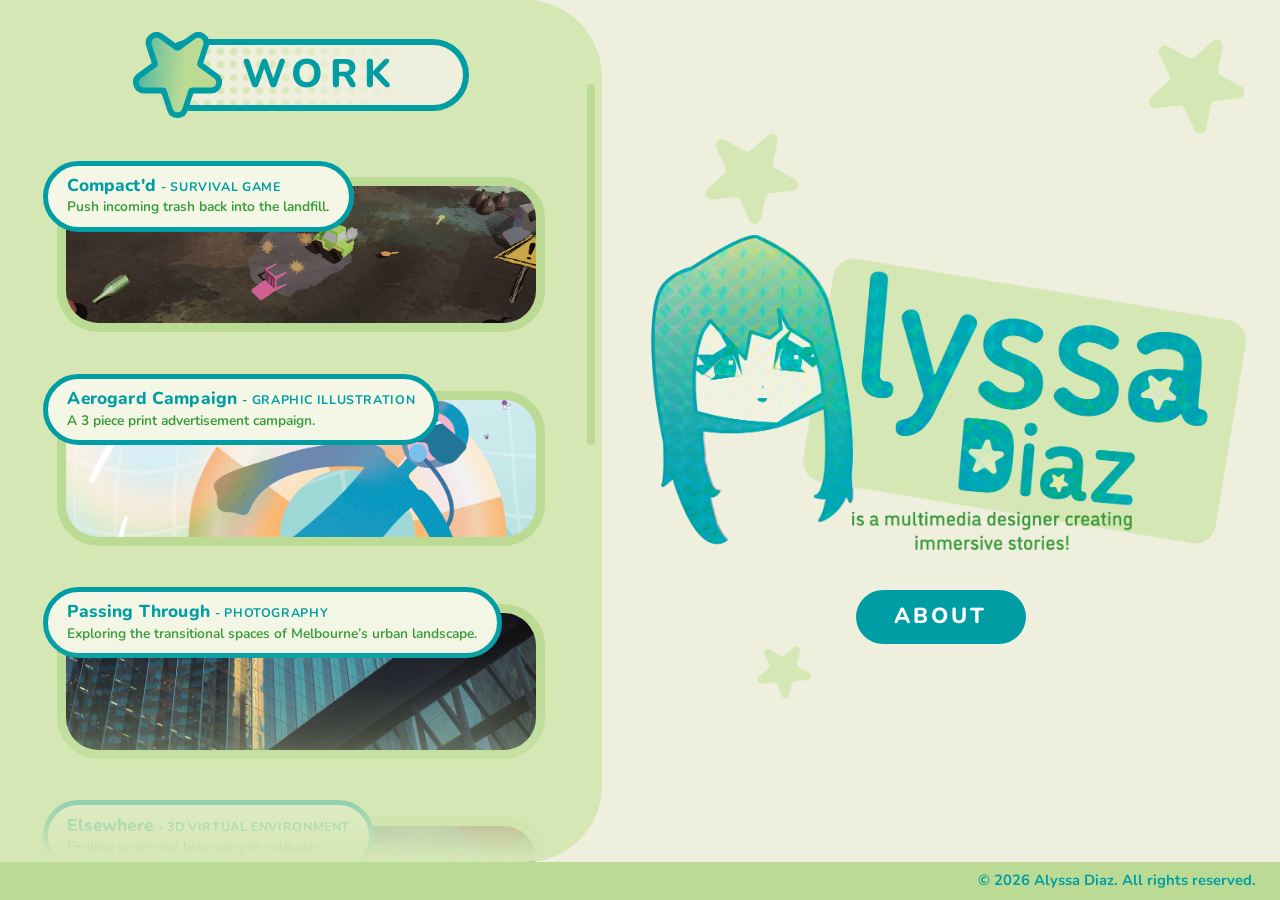
<file: index.html>
<!DOCTYPE html>
<html lang="en">
  <head>
    <meta charset="UTF-8" />
    <meta name="viewport" content="width=device-width, initial-scale=1.0" />
    <title>Alyssa Diaz</title>
    <link rel="stylesheet" href="https://fonts.googleapis.com/css2?family=Inconsolata:wght@200..900&family=Nunito:ital,wght@0,200..1000;1,200..1000&display=swap" />
    <link rel="stylesheet" href="css/style.css" />
  </head>
  <body>
    <div class="stage">
      <section class="work-panel" aria-labelledby="work-heading">
        <div class="work-scroll">
          <div class="work-heading-wrap">
            <img
              class="work-heading-star"
              src="Assets/title-star.svg"
              alt=""
              aria-hidden="true"
            />
            <h2 id="work-heading" class="work-heading">WORK</h2>
          </div>

          <a class="work-card" href="Work/Compact%27d.html">
            <div class="work-card-label">
              <h3>Compact'd <span>- Survival game</span></h3>
              <p>Push incoming trash back into the landfill.</p>
            </div>
            <div class="work-card-media work-card-media--compact">
              <img src="Assets/work/Compactd.png" alt="Green landfill compactor from Compact'd" />
            </div>
          </a>

          <a class="work-card" href="Work/Aerogard%20Campaign.html">
            <div class="work-card-label">
              <h3>Aerogard Campaign <span>- Graphic Illustration</span></h3>
              <p>A 3 piece print advertisement campaign.</p>
            </div>
            <div class="work-card-media work-card-media--aerogard">
              <img src="Assets/work/Aerogardcampaign/Final-01.png" alt="Illustrated poster of a snorkeler floating in a life ring, from the Aerogard campaign" />
            </div>
          </a>

          <a class="work-card" href="Work/Passing%20Through.html">
            <div class="work-card-label">
              <h3>Passing Through <span>- Photography</span></h3>
              <p>Exploring the transitional spaces of Melbourne’s urban landscape.</p>
            </div>
            <div class="work-card-media work-card-media--passing">
              <img src="Assets/work/passingthrough/finals/final4.png" alt="Glass towers and a pedestrian bridge from Passing Through" />
            </div>
          </a>

          <a class="work-card" href="Work/Elsewhere.html">
            <div class="work-card-label">
              <h3>Elsewhere <span>- 3D virtual environment</span></h3>
              <p>Finding peace and belonging in solitude.</p>
            </div>
            <div class="work-card-media">
              <img src="Assets/work/elsewhere.png" alt="A quiet 3D landscape from Elsewhere" />
            </div>
          </a>

          <a class="work-card" href="Work/Reach%20Up%20for%20the%20Sky.html">
            <div class="work-card-label">
              <h3>Reach Up for the Sky <span>- 3D virtual environment</span></h3>
              <p>A girl's journey of childhood ambition and algorithmic bias.</p>
            </div>
            <div class="work-card-media">
              <img src="Assets/work/reachup.png" alt="City scene from Reach Up for the Sky" />
            </div>
          </a>

          <a class="work-card" href="Work/Spark.html">
            <div class="work-card-label">
              <h3>Spark <span>- Game concept</span></h3>
              <p>Love in the age of swipe.</p>
            </div>
            <div class="work-card-media work-card-media--spark">
              <img src="Assets/work/spark.png" alt="Illustrated scene from Spark" />
            </div>
          </a>

          <a class="work-card" href="Work/Make%20a%20Mockup.html">
            <div class="work-card-label">
              <h3>Make a Mockup <span>- Web game</span></h3>
              <p>A dress up game before the dress.</p>
            </div>
            <div class="work-card-media work-card-media--mockup">
              <img src="Assets/work/makeamockup.png" alt="Pink dress-up workspace from Make a Mockup" />
            </div>
          </a>
        </div>
        <div class="work-bar" aria-hidden="true">
          <span class="work-bar-thumb"></span>
        </div>
      </section>

      <section class="hero">
        <div class="starfield" aria-hidden="true"></div>
        <main class="home">
          <h1 class="sr-only">Alyssa Diaz</h1>
          <div class="logo-wrap">
            <span class="eye-fill eye-fill-left" aria-hidden="true"></span>
            <span class="eye-fill eye-fill-right" aria-hidden="true"></span>
            <img
              class="eyes"
              src="Assets/homepage/B_Logoeyes.png"
              alt=""
              aria-hidden="true"
            />
            <img
              class="logo"
              src="Assets/homepage/B_Logo.png"
              alt="Alyssa Diaz, multimedia designer creating immersive stories"
            />
          </div>
          <nav class="actions" aria-label="Primary">
            <a class="btn" href="about.html">ABOUT</a>
          </nav>
        </main>
      </section>
    </div>
    <footer class="site-footer">
      <p>© 2026 Alyssa Diaz. All rights reserved.</p>
    </footer>
    <script src="js/main.js"></script>
  </body>
</html>
</file>
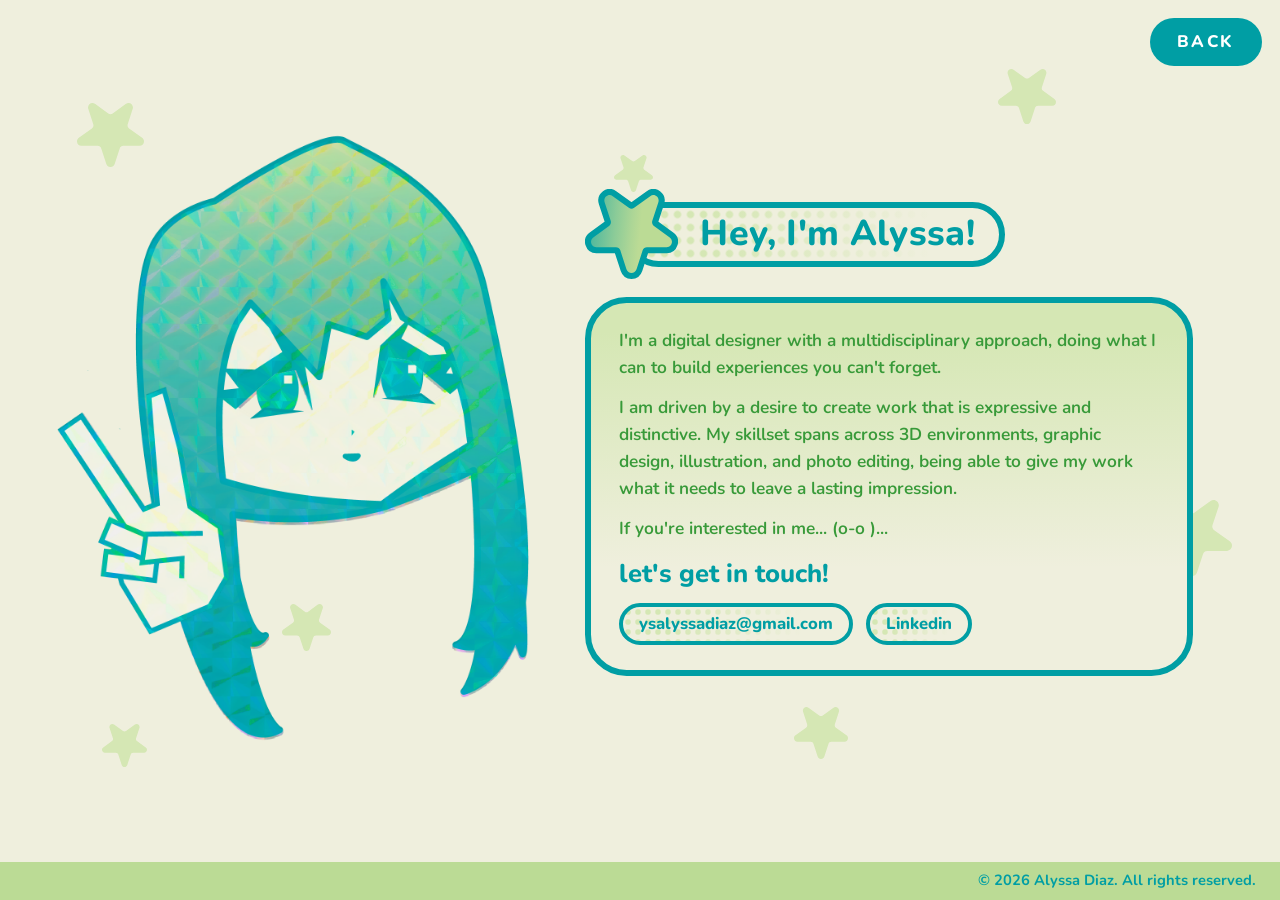
<file: about.html>
<!DOCTYPE html>
<html lang="en">
  <head>
    <meta charset="UTF-8" />
    <meta name="viewport" content="width=device-width, initial-scale=1.0" />
    <title>About — Alyssa Diaz</title>
    <link rel="stylesheet" href="https://fonts.googleapis.com/css2?family=Inconsolata:wght@200..900&family=Nunito:ital,wght@0,200..1000;1,200..1000&display=swap" />
    <link rel="stylesheet" href="css/style.css" />
  </head>
  <body class="about-page">
    <a class="project-back" href="index.html">BACK</a>
    <div class="about-stars" aria-hidden="true">
      <img src="Assets/tiny-star.svg" alt="" style="--x: 6%; --y: 12%; --size: 4.2rem; --dx: 18px; --dy: -22px; --rot: -8deg; --dur: 7s; --delay: -1s;" />
      <img src="Assets/tiny-star.svg" alt="" style="--x: 22%; --y: 70%; --size: 3.1rem; --dx: -16px; --dy: 18px; --rot: 12deg; --dur: 8.5s; --delay: -3s;" />
      <img src="Assets/tiny-star.svg" alt="" style="--x: 78%; --y: 8%; --size: 3.6rem; --dx: 14px; --dy: 20px; --rot: 6deg; --dur: 6.5s; --delay: -2s;" />
      <img src="Assets/tiny-star.svg" alt="" style="--x: 90%; --y: 58%; --size: 5rem; --dx: -20px; --dy: -14px; --rot: -14deg; --dur: 9s; --delay: -4s;" />
      <img src="Assets/tiny-star.svg" alt="" style="--x: 48%; --y: 18%; --size: 2.4rem; --dx: 12px; --dy: 16px; --rot: 20deg; --dur: 7.5s; --delay: -0.5s;" />
      <img src="Assets/tiny-star.svg" alt="" style="--x: 8%; --y: 84%; --size: 2.8rem; --dx: 16px; --dy: -12px; --rot: 4deg; --dur: 8s; --delay: -5s;" />
      <img src="Assets/tiny-star.svg" alt="" style="--x: 62%; --y: 82%; --size: 3.4rem; --dx: -12px; --dy: -18px; --rot: -6deg; --dur: 6.8s; --delay: -2.5s;" />
    </div>
    <main class="about">
      <div class="about-visual">
        <img class="about-head" src="Assets/head.png" alt="Illustrated portrait of Alyssa" />
        <img class="about-hand" src="Assets/hand.png" alt="" />
      </div>
      <div class="about-main">
        <div class="work-heading-wrap about-title-wrap">
          <img class="work-heading-star" src="Assets/title-star.svg" alt="" aria-hidden="true" />
          <h1 class="work-heading about-title">Hey, I'm Alyssa!</h1>
        </div>
        <div class="about-card">
          <div class="about-intro">
            <p>I'm a digital designer with a multidisciplinary approach, doing what I can to build experiences you can't forget.</p>
            <p>I am driven by a desire to create work that is expressive and distinctive. My skillset spans across 3D environments, graphic design, illustration, and photo editing, being able to give my work what it needs to leave a lasting impression.</p>
            <p>If you're interested in me... (o-o )...</p>
          </div>
          <p class="about-cta">Let's get in touch!</p>
          <div class="about-actions">
            <a class="about-btn" href="mailto:ysalyssadiaz@gmail.com">ysalyssadiaz@gmail.com</a>
            <a class="about-btn" href="https://www.linkedin.com/in/alyssa-diaz-12767b3b6" target="_blank" rel="noopener noreferrer">Linkedin</a>
          </div>
        </div>
      </div>
    </main>
    <footer class="site-footer">
      <p>© 2026 Alyssa Diaz. All rights reserved.</p>
    </footer>
  </body>
</html>
</file>
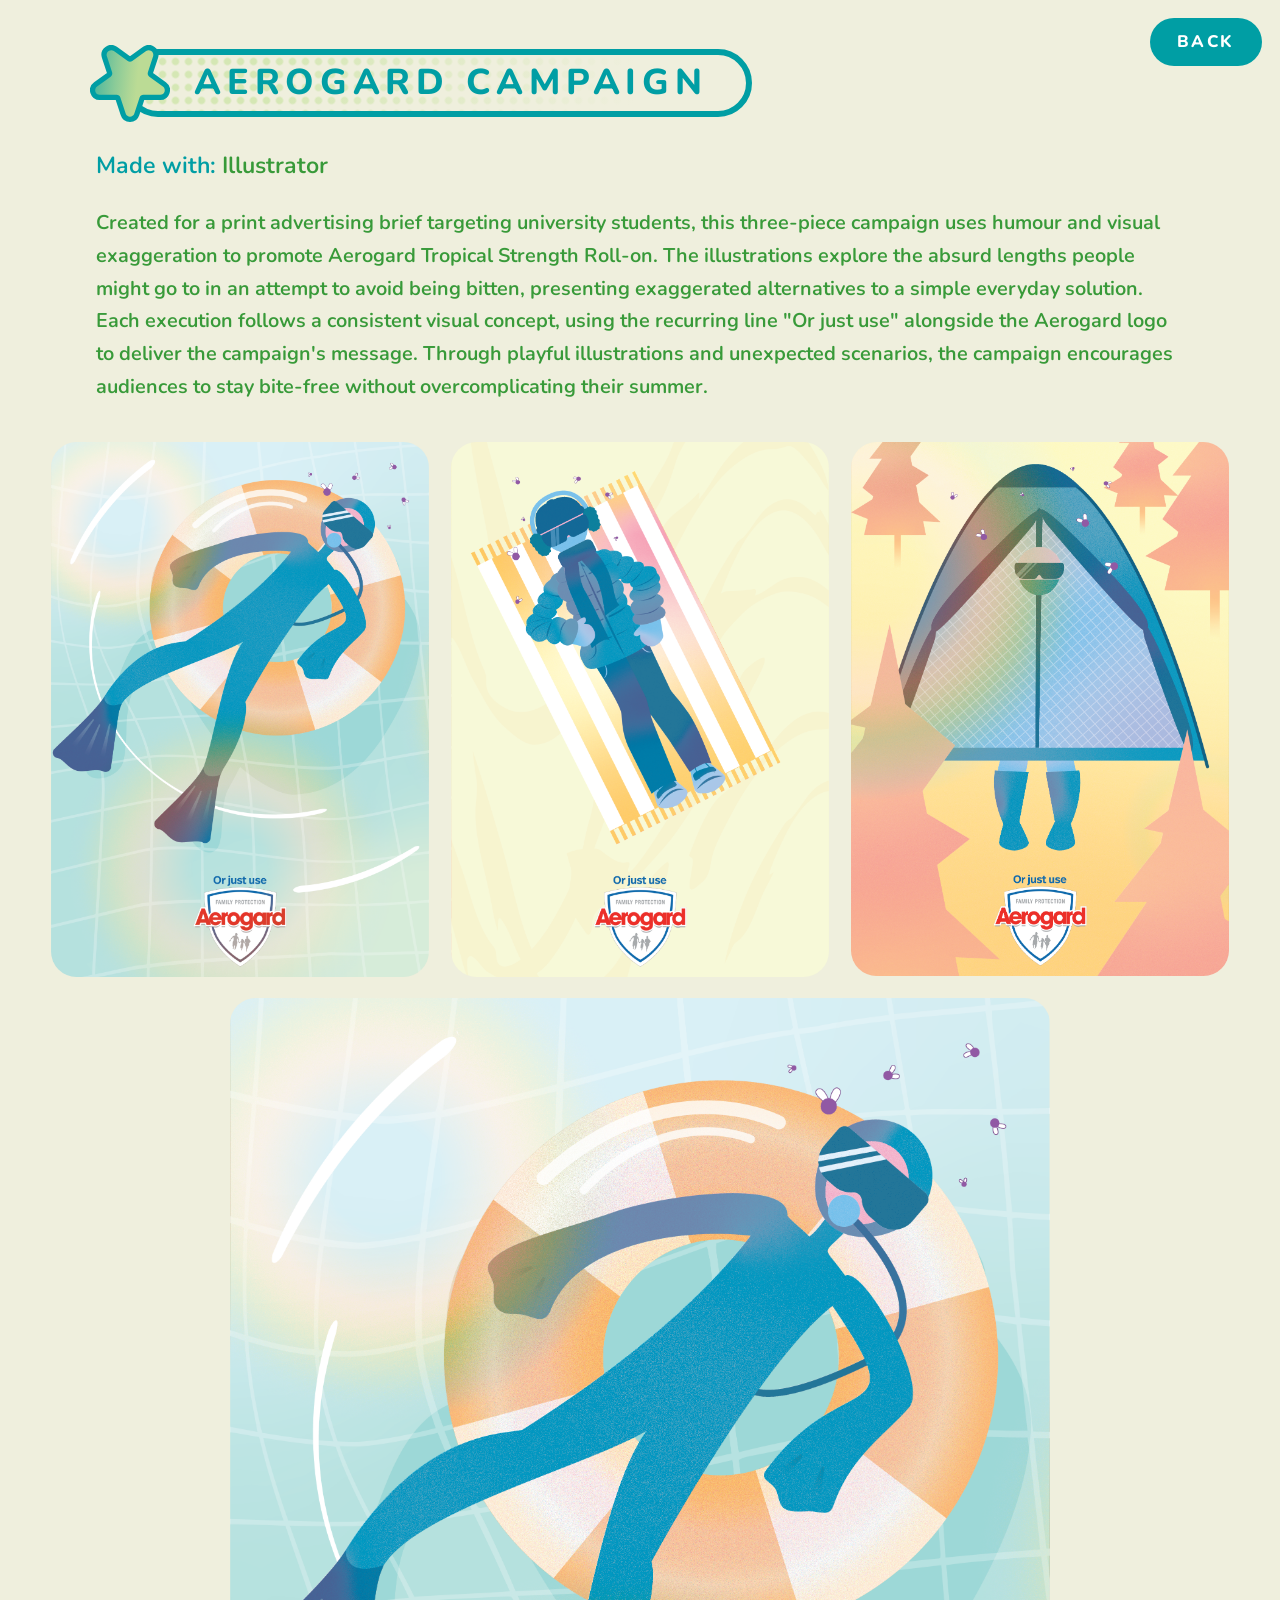
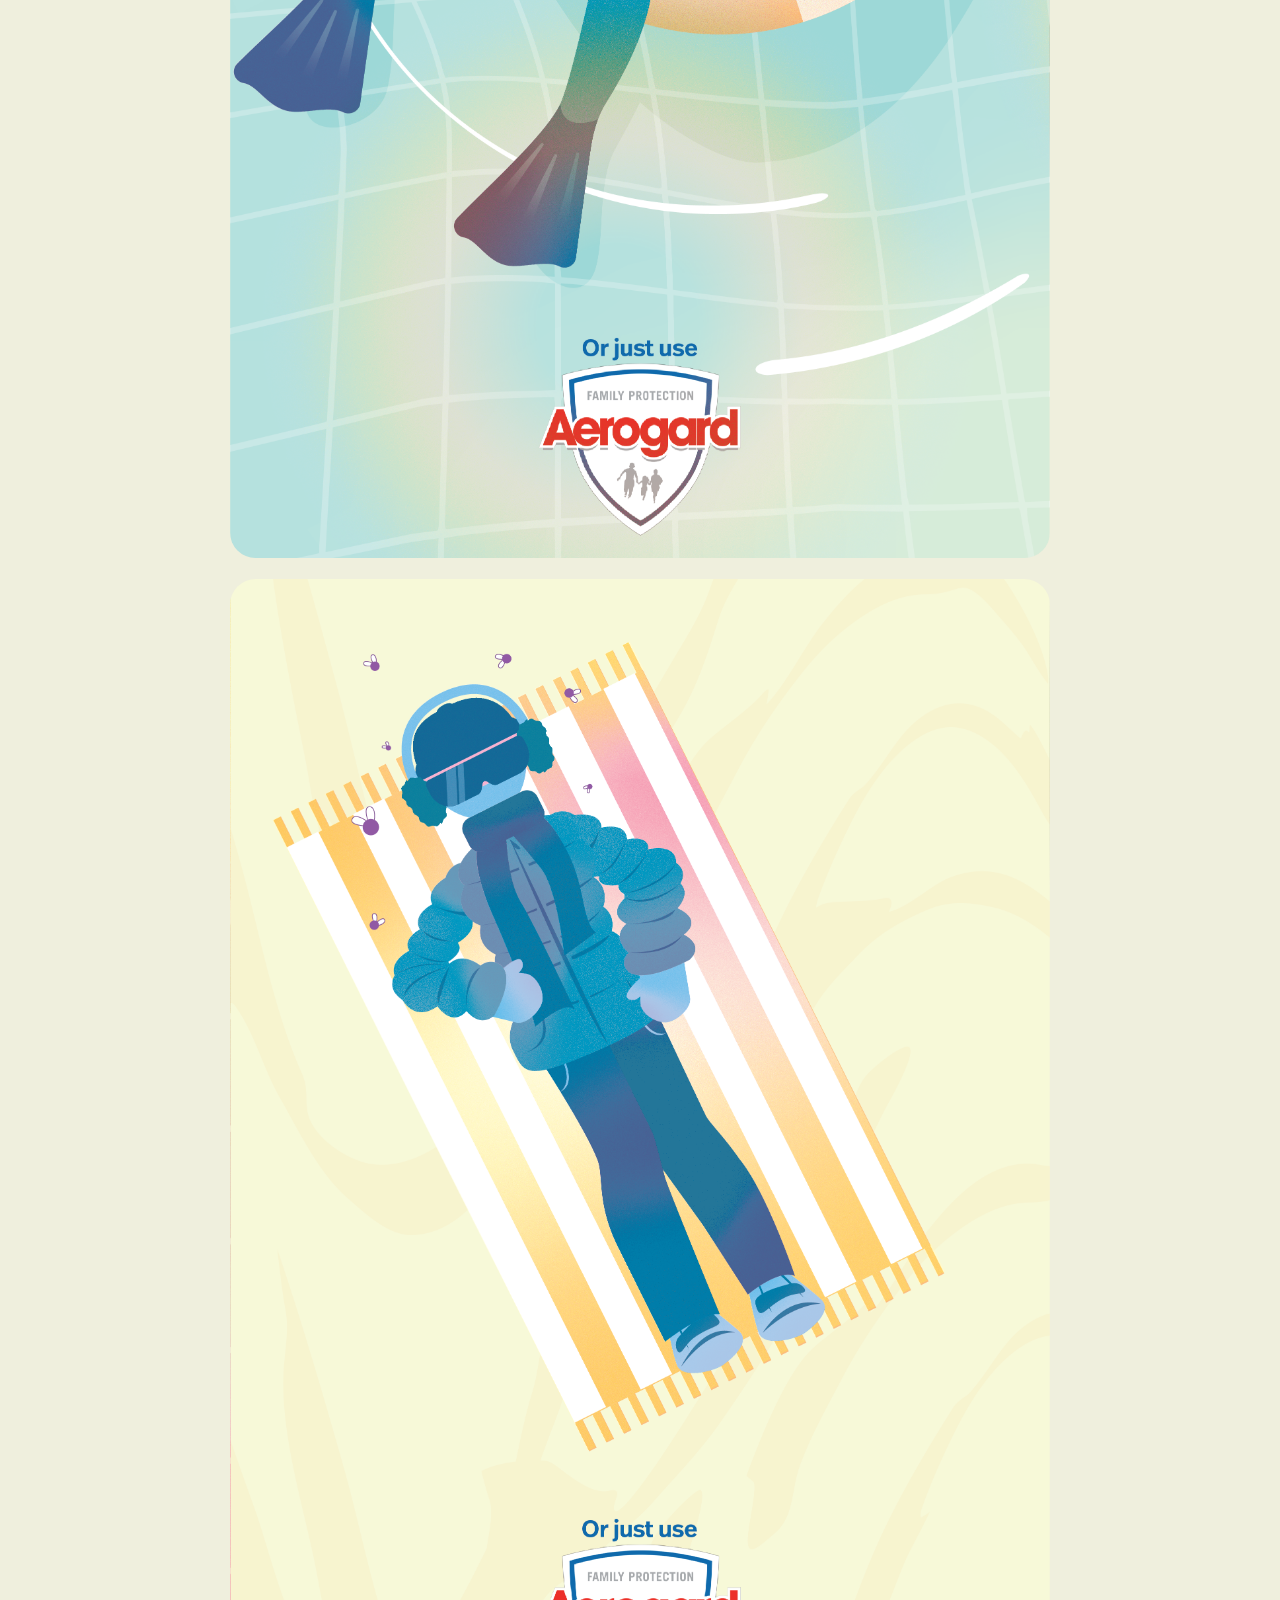
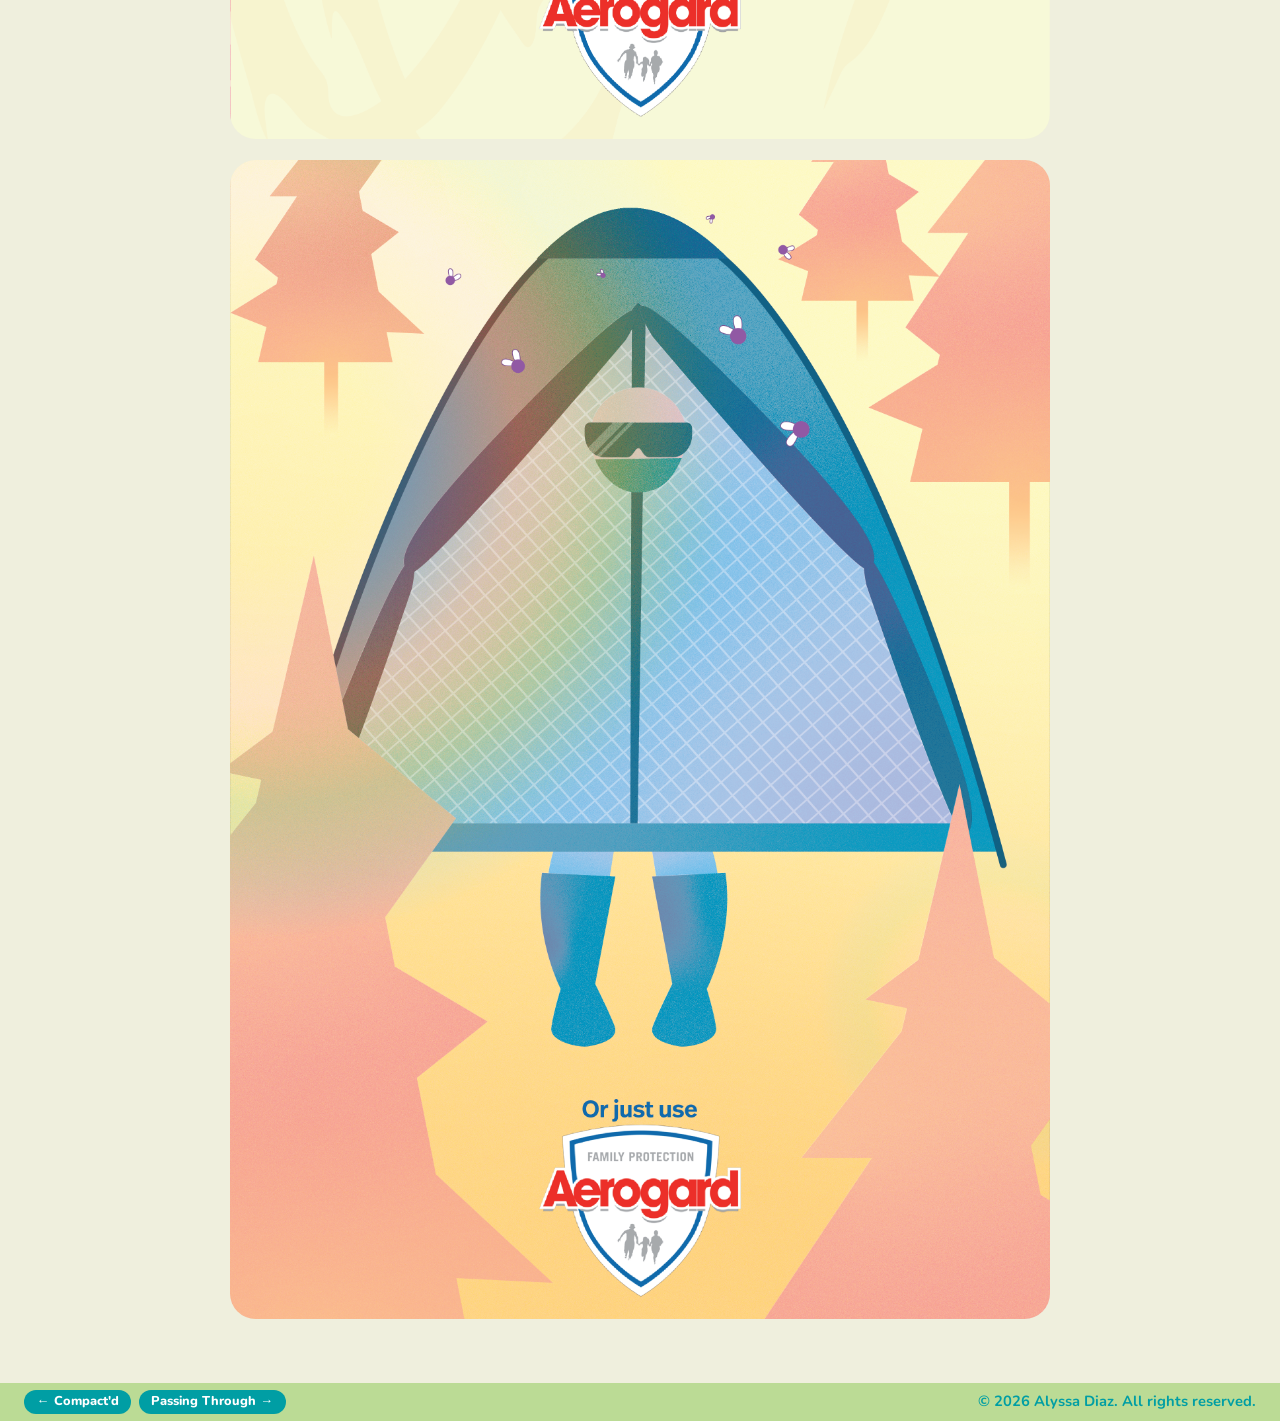
<file: Work/Aerogard Campaign.html>
<!DOCTYPE html>
<html lang="en">
  <head>
    <meta charset="UTF-8" />
    <meta name="viewport" content="width=device-width, initial-scale=1.0" />
    <title>Aerogard Campaign</title>
    <link rel="stylesheet" href="https://fonts.googleapis.com/css2?family=Inconsolata:wght@200..900&family=Nunito:ital,wght@0,200..1000;1,200..1000&display=swap" />
    <link rel="stylesheet" href="../css/style.css" />
  </head>
  <body class="project-page">
    <a class="project-back" href="../index.html">BACK</a>
    <article class="project">
      <div class="work-heading-wrap">
        <img class="work-heading-star" src="../Assets/title-star.svg" alt="" aria-hidden="true" />
        <h1 class="work-heading">AEROGARD CAMPAIGN</h1>
      </div>
      <p class="work-tech">
        <span class="work-tech-label">Made with:</span> Illustrator
      </p>
      <p class="project-copy">
        Created for a print advertising brief targeting university students, this three-piece campaign uses humour and visual exaggeration to promote Aerogard Tropical Strength Roll-on. The illustrations explore the absurd lengths people might go to in an attempt to avoid being bitten, presenting exaggerated alternatives to a simple everyday solution. Each execution follows a consistent visual concept, using the recurring line "Or just use" alongside the Aerogard logo to deliver the campaign's message. Through playful illustrations and unexpected scenarios, the campaign encourages audiences to stay bite-free without overcomplicating their summer.
      </p>
      <div class="project-showcase">
        <div class="project-gallery">
          <div class="project-gallery-row project-gallery-row--three">
            <img src="../Assets/work/Aerogardcampaign/Final-01.png" alt="Poster of a snorkeler floating in a life ring while mosquitoes hover nearby" />
            <img src="../Assets/work/Aerogardcampaign/Final-02.png" alt="Poster of a person in a puffer jacket, scarf, and earmuffs lying on a beach towel" />
            <img src="../Assets/work/Aerogardcampaign/Final-03.png" alt="Poster of a person wearing a mosquito net like a tent, with gumboots showing underneath" />
          </div>
        </div>
        <div class="project-posters">
          <img src="../Assets/work/Aerogardcampaign/Final-01.png" alt="Larger view of the snorkeler and life ring Aerogard poster" />
          <img src="../Assets/work/Aerogardcampaign/Final-02.png" alt="Larger view of the winter clothes on a beach towel Aerogard poster" />
          <img src="../Assets/work/Aerogardcampaign/Final-03.png" alt="Larger view of the mosquito-net tent Aerogard poster" />
        </div>
      </div>
    </article>
    <footer class="site-footer">
      <nav class="work-nav" aria-label="Adjacent projects" hidden>
        <a class="work-nav-link work-nav-prev" href="#"></a>
        <a class="work-nav-link work-nav-next" href="#"></a>
      </nav>
      <p>© 2026 Alyssa Diaz. All rights reserved.</p>
    </footer>
    <script src="../js/work-nav.js"></script>
  </body>
</html>
</file>
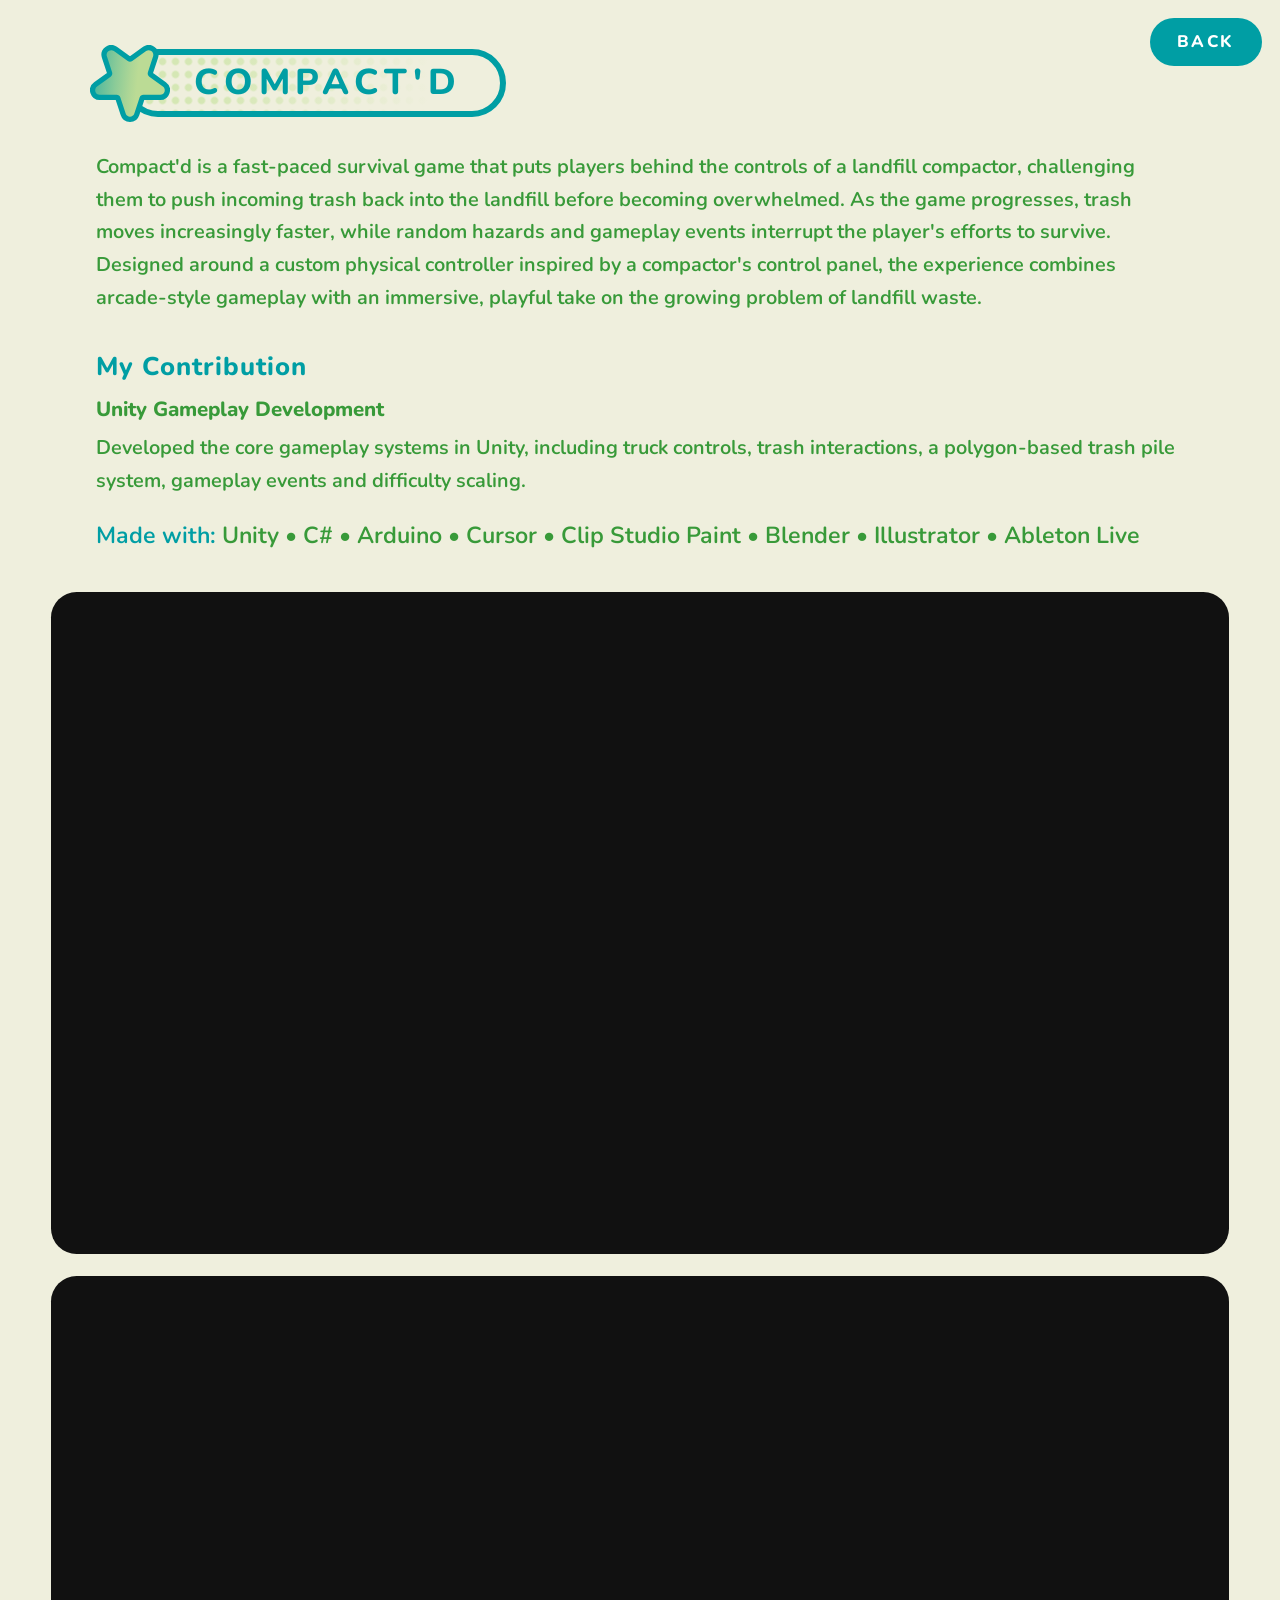
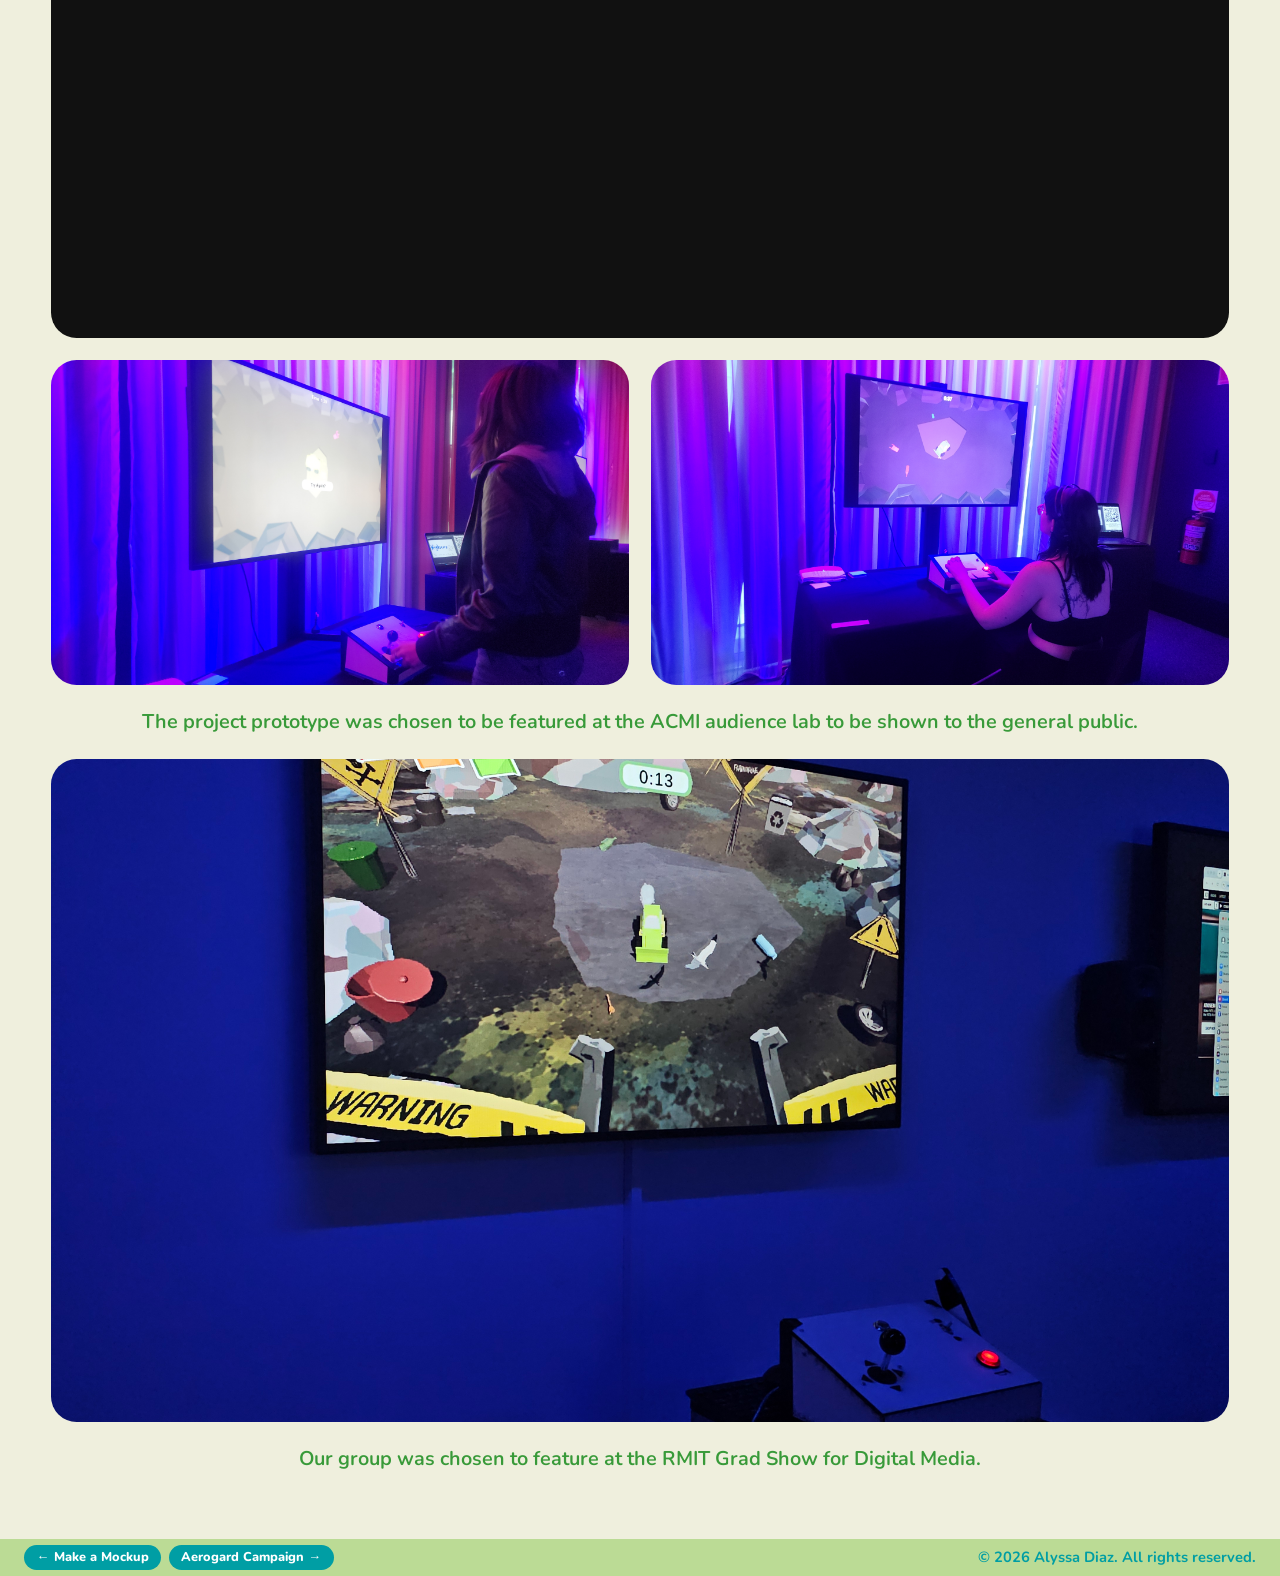
<file: Work/Compact'd.html>
<!DOCTYPE html>
<html lang="en">
  <head>
    <meta charset="UTF-8" />
    <meta name="viewport" content="width=device-width, initial-scale=1.0" />
    <title>Compact'd</title>
    <link rel="stylesheet" href="https://fonts.googleapis.com/css2?family=Inconsolata:wght@200..900&family=Nunito:ital,wght@0,200..1000;1,200..1000&display=swap" />
    <link rel="stylesheet" href="../css/style.css" />
  </head>
  <body class="project-page">
    <a class="project-back" href="../index.html">BACK</a>
    <article class="project">
      <div class="work-heading-wrap">
        <img class="work-heading-star" src="../Assets/title-star.svg" alt="" aria-hidden="true" />
        <h1 class="work-heading">COMPACT'D</h1>
      </div>
      <p class="project-copy">
        Compact'd is a fast-paced survival game that puts players behind the controls of a landfill compactor, challenging them to push incoming trash back into the landfill before becoming overwhelmed. As the game progresses, trash moves increasingly faster, while random hazards and gameplay events interrupt the player's efforts to survive. Designed around a custom physical controller inspired by a compactor's control panel, the experience combines arcade-style gameplay with an immersive, playful take on the growing problem of landfill waste.
      </p>
      <section class="project-contribution">
        <h2>My Contribution</h2>
        <h3>Unity Gameplay Development</h3>
        <p>
          Developed the core gameplay systems in Unity, including truck controls, trash interactions, a polygon-based trash pile system, gameplay events and difficulty scaling.
        </p>
      </section>
      <p class="work-tech">
        <span class="work-tech-label">Made with:</span> Unity • C# • Arduino • Cursor • Clip Studio Paint • Blender • Illustrator • Ableton Live
      </p>
      <div class="project-showcase">
        <div class="project-embed">
          <iframe
            src="https://www.youtube.com/embed/XA6MLBfk6Go"
            title="Compact'd test gameplay"
            allow="accelerometer; autoplay; clipboard-write; encrypted-media; gyroscope; picture-in-picture; web-share"
            allowfullscreen
          ></iframe>
        </div>
        <div class="project-embed">
          <iframe
            src="https://www.youtube.com/embed/KXmUcQfh9ek"
            title="Compact'd at the ACMI audience lab"
            allow="accelerometer; autoplay; clipboard-write; encrypted-media; gyroscope; picture-in-picture; web-share"
            allowfullscreen
          ></iframe>
        </div>
        <div class="project-gallery">
          <div class="project-gallery-row project-gallery-row--fit">
            <img src="../Assets/work/compactd/acmiAudienceLabImg1.jpg" alt="A visitor playing Compact'd on the custom controller at the ACMI audience lab" />
            <img src="../Assets/work/compactd/acmiAudienceLabImg2.jpg" alt="Another visitor playing Compact'd in front of the large screen at the ACMI audience lab" />
          </div>
        </div>
        <p class="project-caption">The project prototype was chosen to be featured at the ACMI audience lab to be shown to the general public.</p>
        <img src="../Assets/work/compactd/gradshowSetup.jpg" alt="Compact'd on display with its controller at the RMIT Grad Show" />
        <p class="project-caption">Our group was chosen to feature at the RMIT Grad Show for Digital Media.</p>
      </div>
    </article>
    <footer class="site-footer">
      <nav class="work-nav" aria-label="Adjacent projects" hidden>
        <a class="work-nav-link work-nav-prev" href="#"></a>
        <a class="work-nav-link work-nav-next" href="#"></a>
      </nav>
      <p>© 2026 Alyssa Diaz. All rights reserved.</p>
    </footer>
    <script src="../js/work-nav.js"></script>
  </body>
</html>
</file>
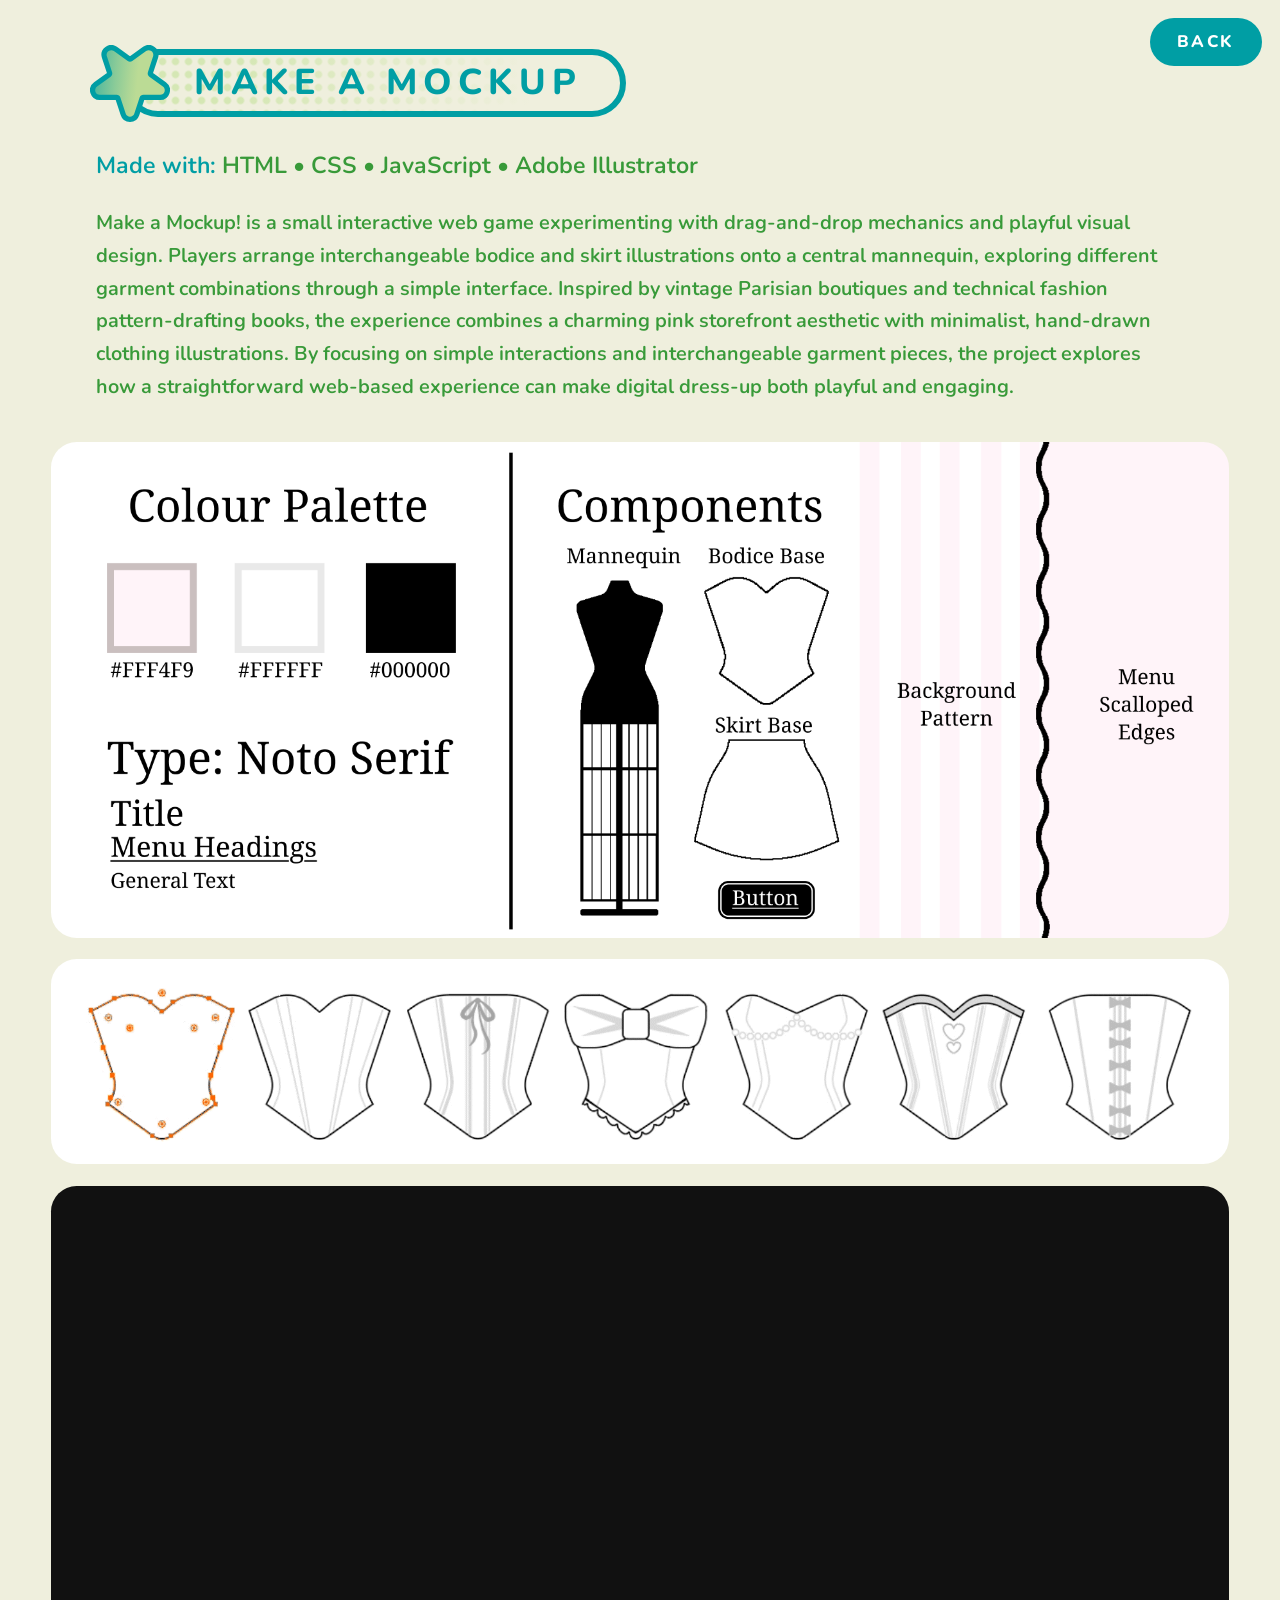
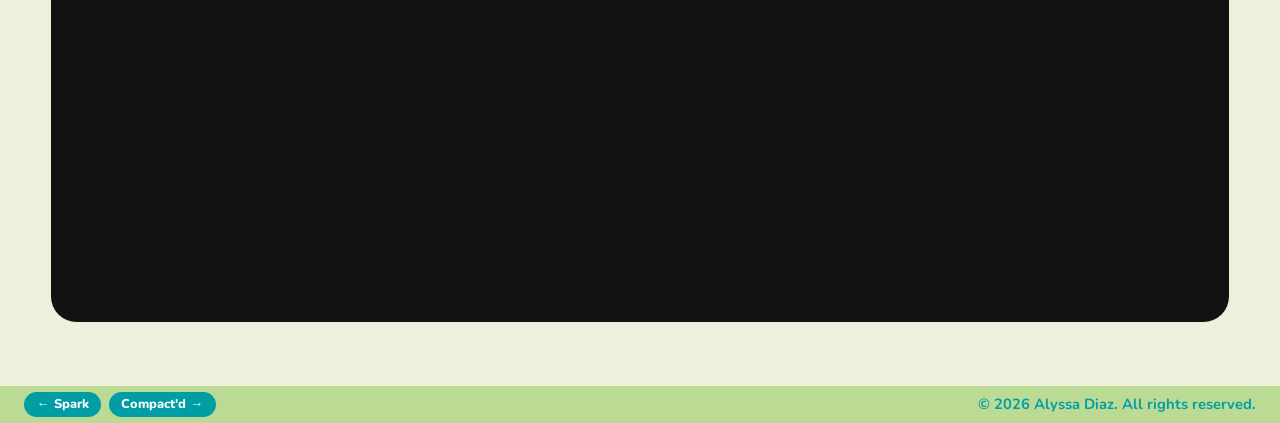
<file: Work/Make a Mockup.html>
<!DOCTYPE html>
<html lang="en">
  <head>
    <meta charset="UTF-8" />
    <meta name="viewport" content="width=device-width, initial-scale=1.0" />
    <title>Make a Mockup</title>
    <link rel="stylesheet" href="https://fonts.googleapis.com/css2?family=Inconsolata:wght@200..900&family=Nunito:ital,wght@0,200..1000;1,200..1000&display=swap" />
    <link rel="stylesheet" href="../css/style.css" />
  </head>
  <body class="project-page">
    <a class="project-back" href="../index.html">BACK</a>
    <article class="project">
      <div class="work-heading-wrap">
        <img class="work-heading-star" src="../Assets/title-star.svg" alt="" aria-hidden="true" />
        <h1 class="work-heading">MAKE A MOCKUP</h1>
      </div>
      <p class="work-tech">
        <span class="work-tech-label">Made with:</span> HTML • CSS • JavaScript • Adobe Illustrator
      </p>
      <p class="project-copy">
        Make a Mockup! is a small interactive web game experimenting with drag-and-drop mechanics and playful visual design. Players arrange interchangeable bodice and skirt illustrations onto a central mannequin, exploring different garment combinations through a simple interface. Inspired by vintage Parisian boutiques and technical fashion pattern-drafting books, the experience combines a charming pink storefront aesthetic with minimalist, hand-drawn clothing illustrations. By focusing on simple interactions and interchangeable garment pieces, the project explores how a straightforward web-based experience can make digital dress-up both playful and engaging.
      </p>
      <div class="project-gallery">
        <img src="../Assets/work/makeamockup/style.png" alt="Pink boutique interface with bodice and skirt panels around a mannequin" />
        <img src="../Assets/work/makeamockup/flat-design.gif" alt="Hand-drawn bodice and skirt pieces being arranged on the mannequin" />
        <div class="project-embed">
          <iframe
            src="https://anysas.github.io/codingclass/assignment3/index.html"
            title="Make a Mockup interactive demo"
            loading="lazy"
            allowfullscreen
          ></iframe>
        </div>
      </div>
    </article>
    <footer class="site-footer">
      <nav class="work-nav" aria-label="Adjacent projects" hidden>
        <a class="work-nav-link work-nav-prev" href="#"></a>
        <a class="work-nav-link work-nav-next" href="#"></a>
      </nav>
      <p>© 2026 Alyssa Diaz. All rights reserved.</p>
    </footer>
    <script src="../js/work-nav.js"></script>
  </body>
</html>
</file>
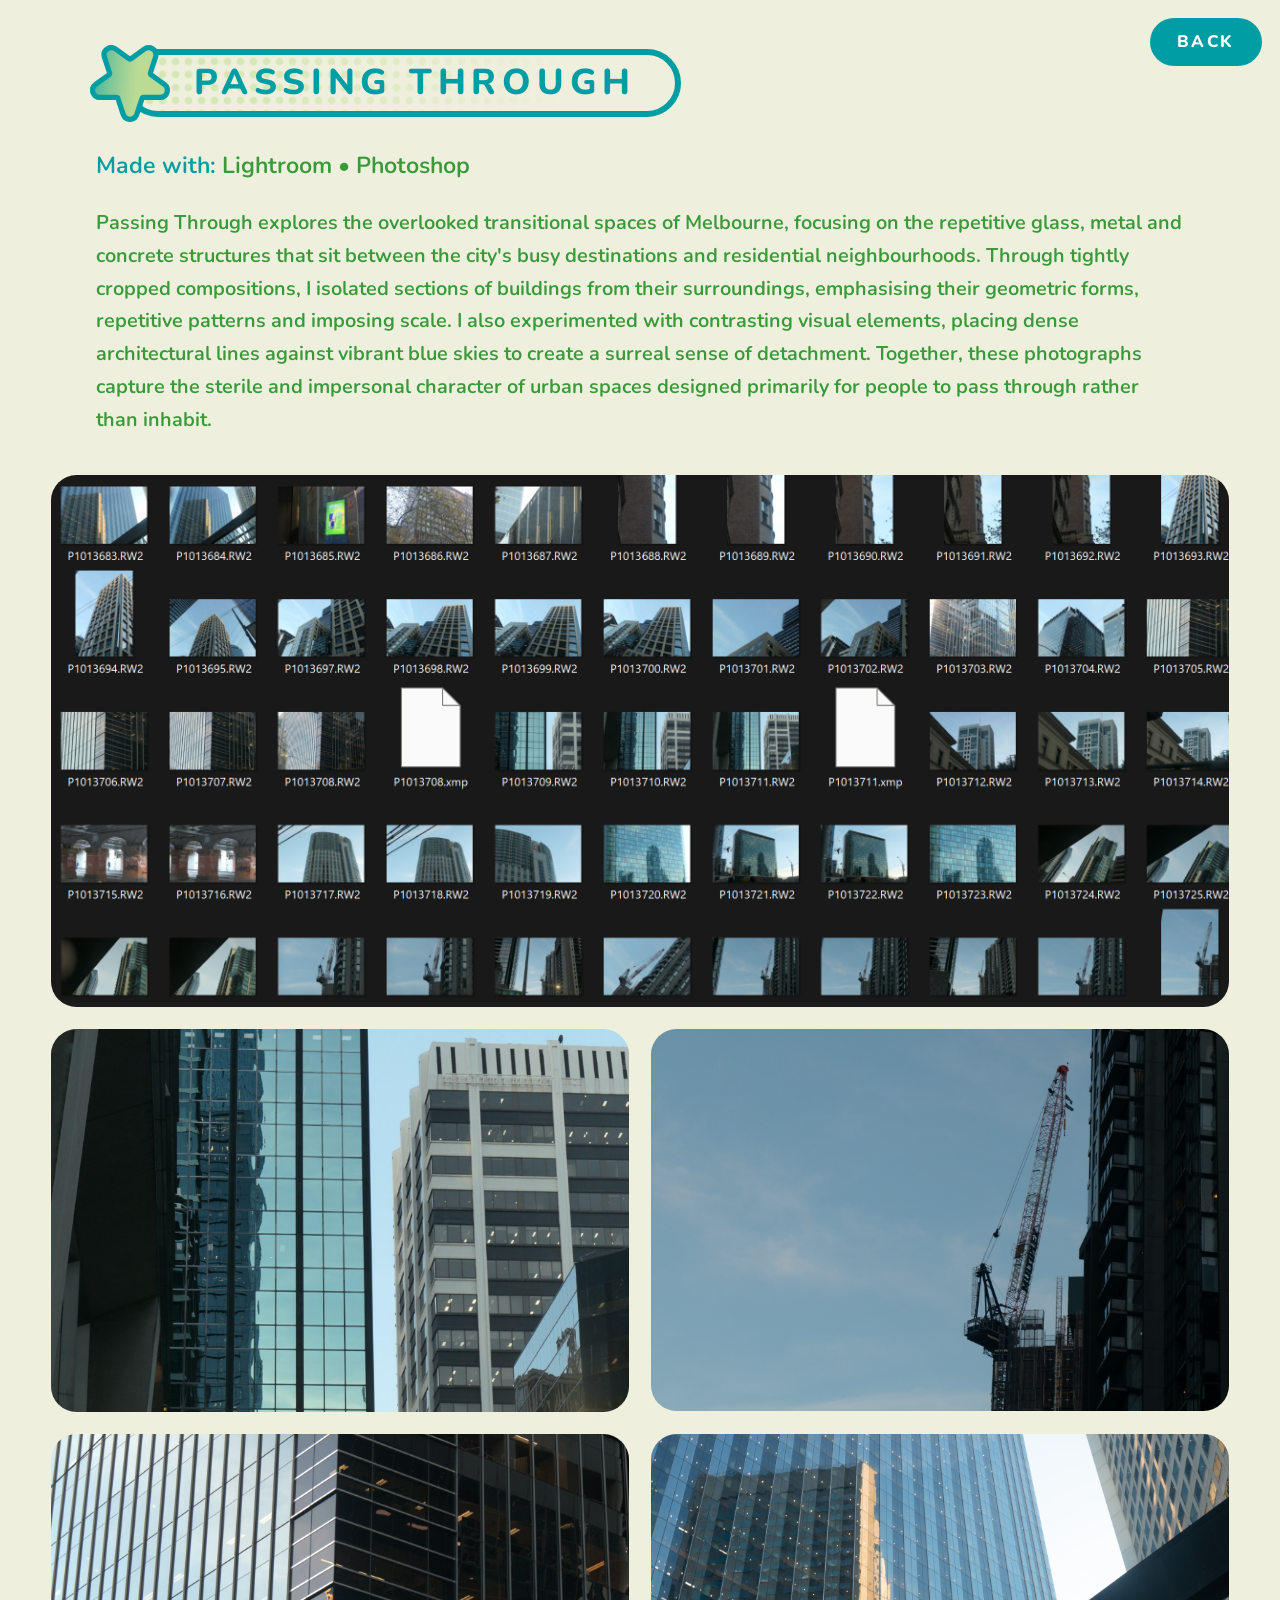
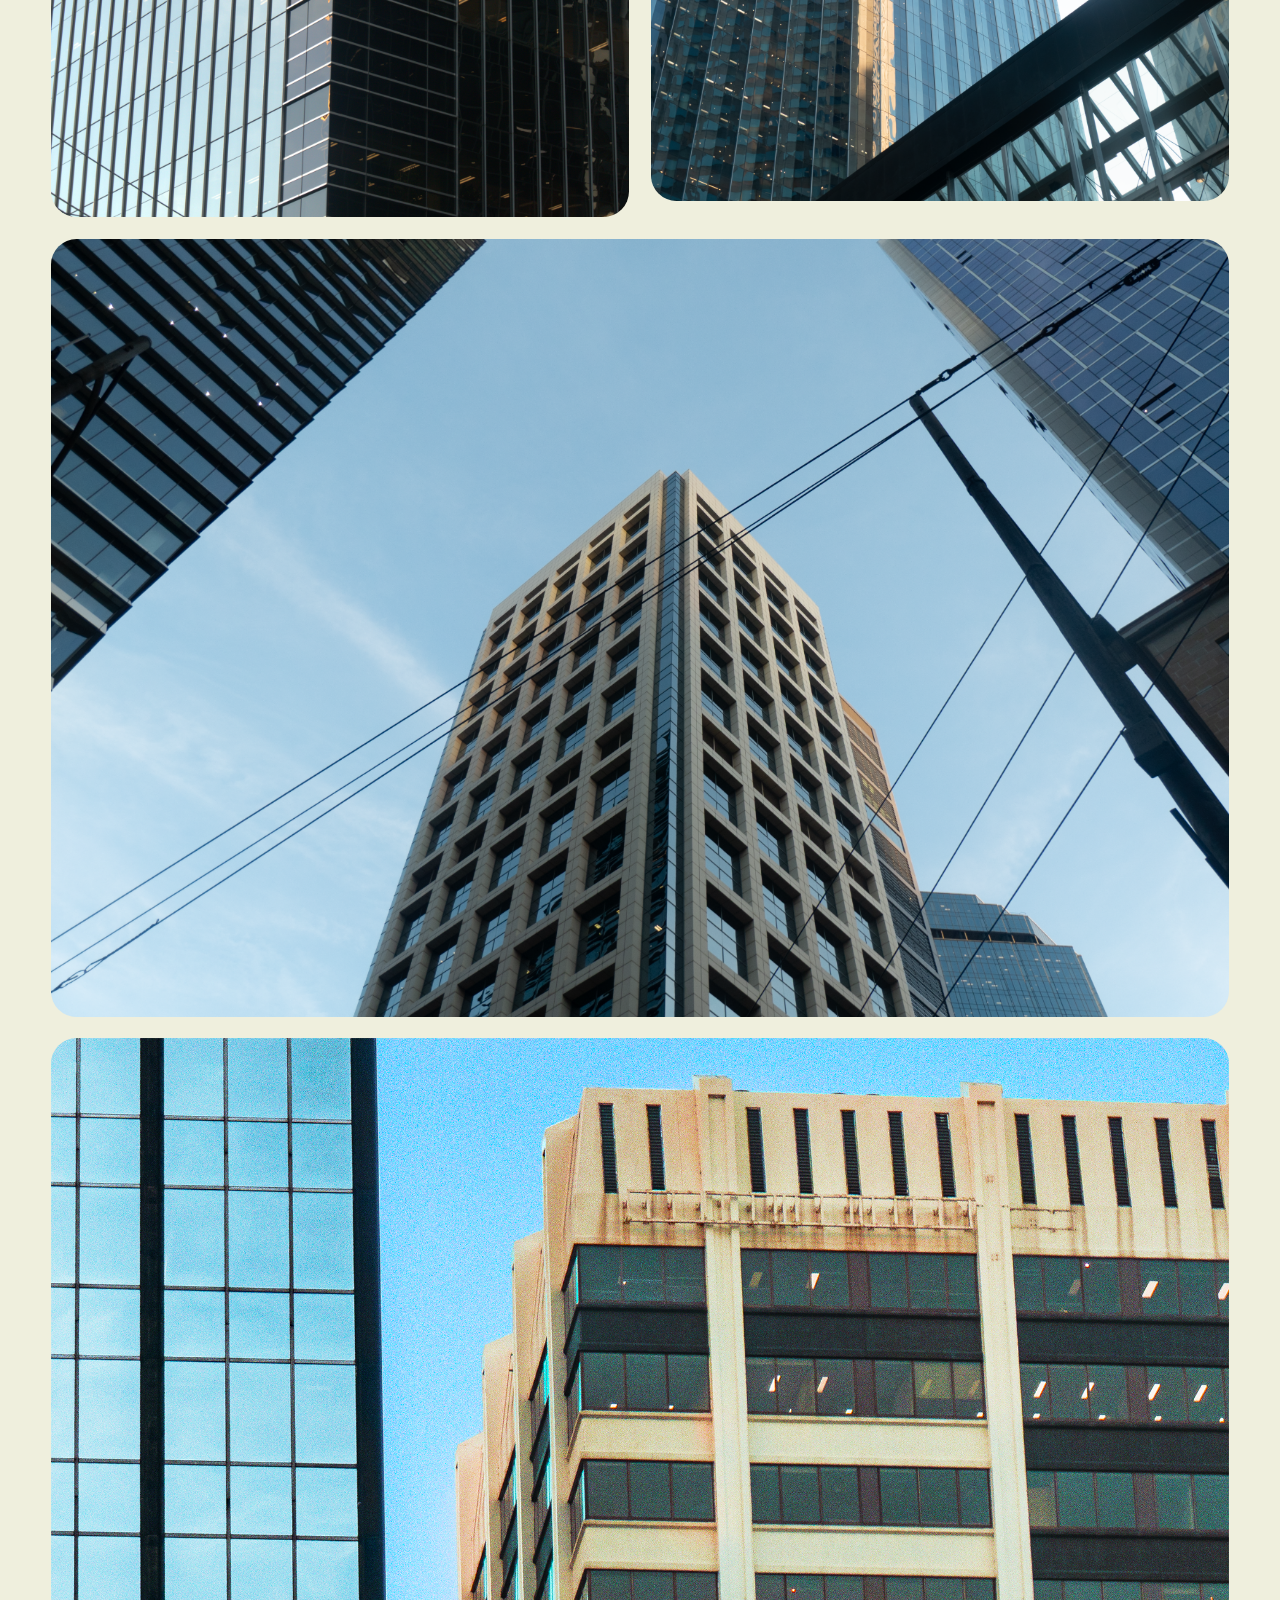
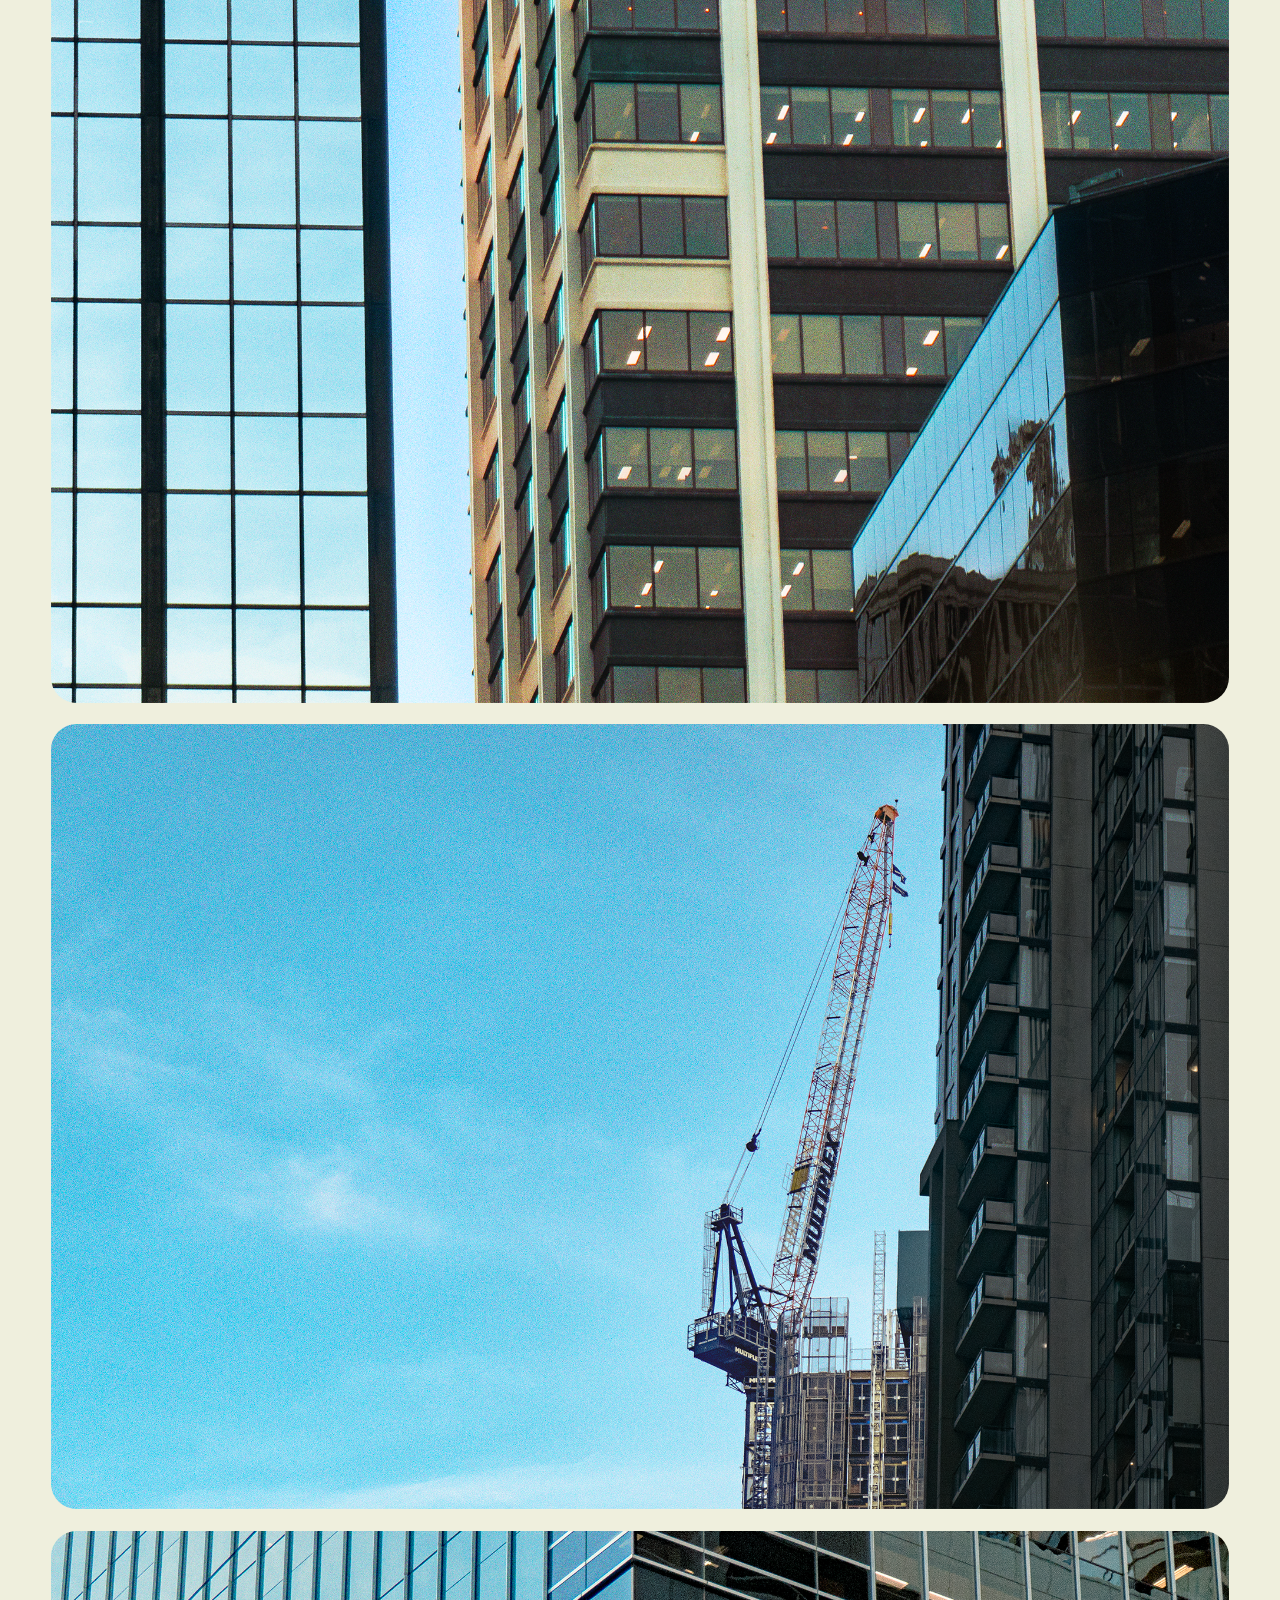
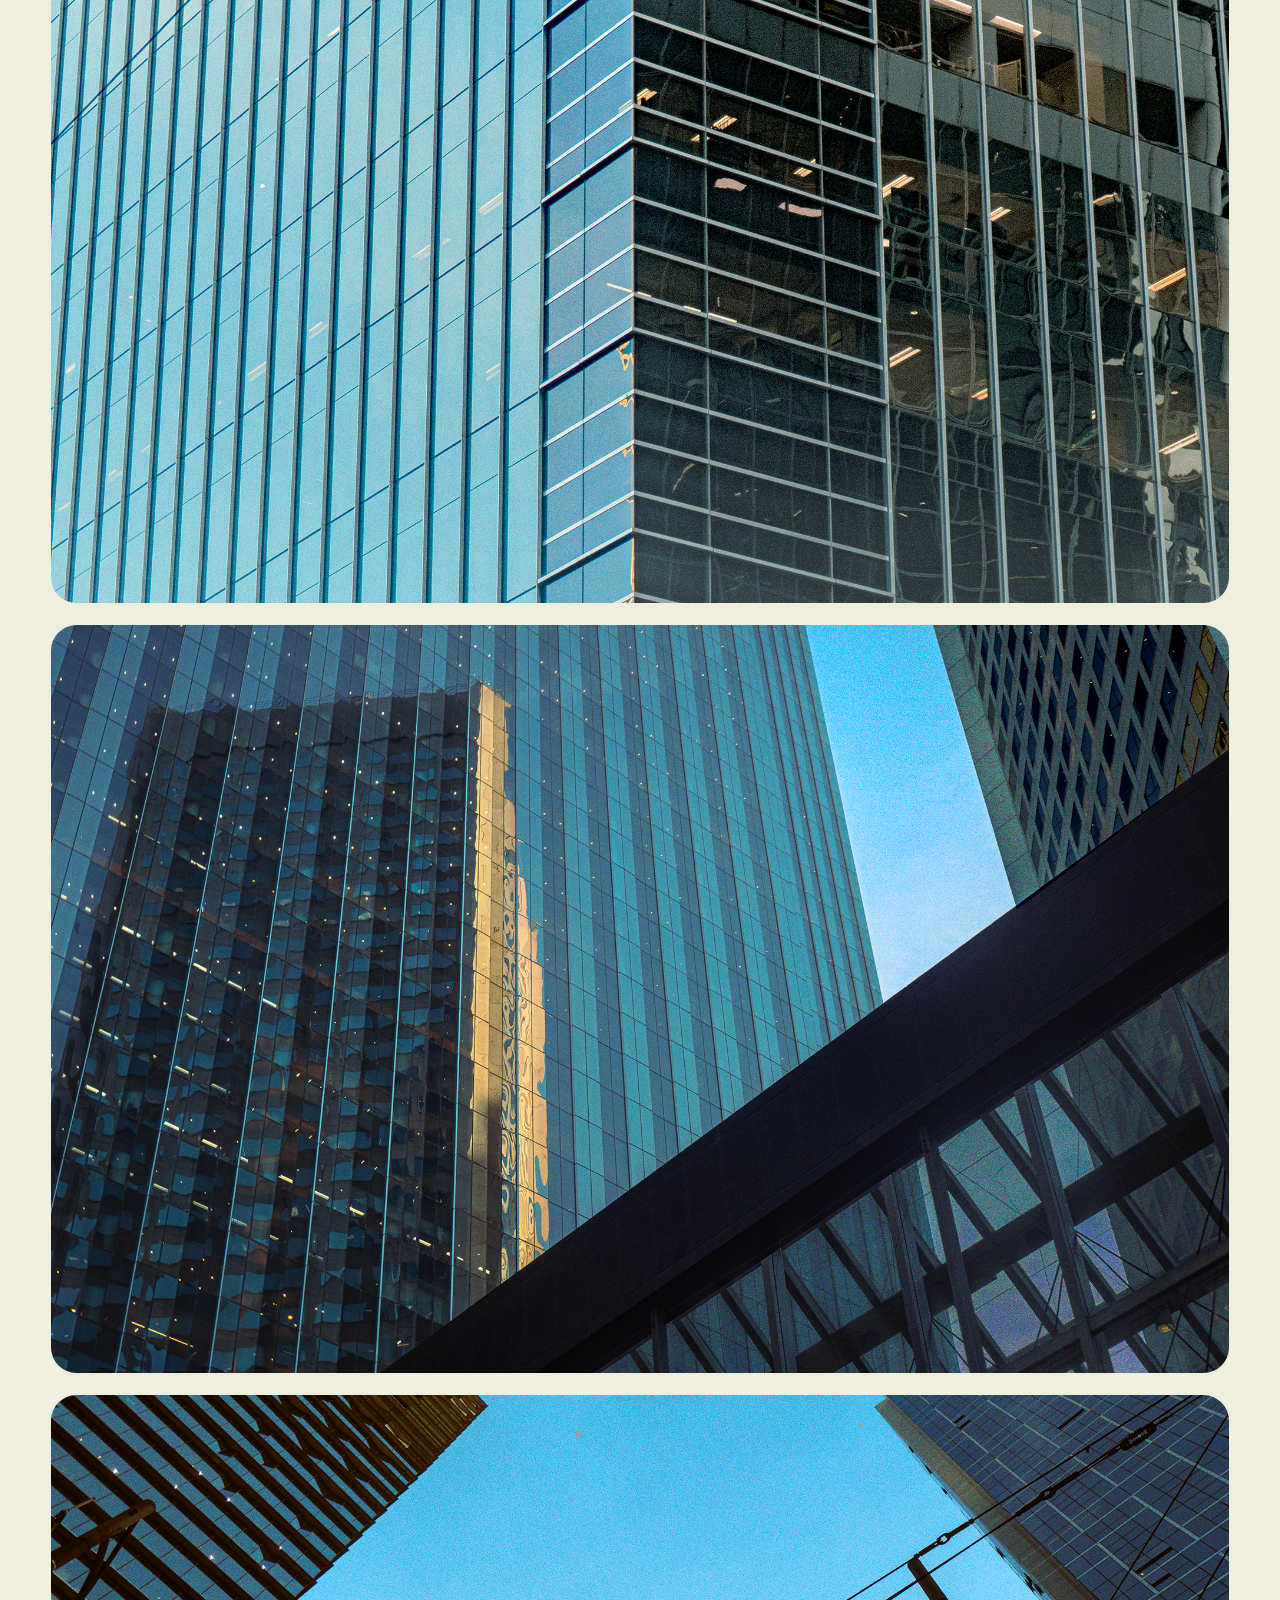
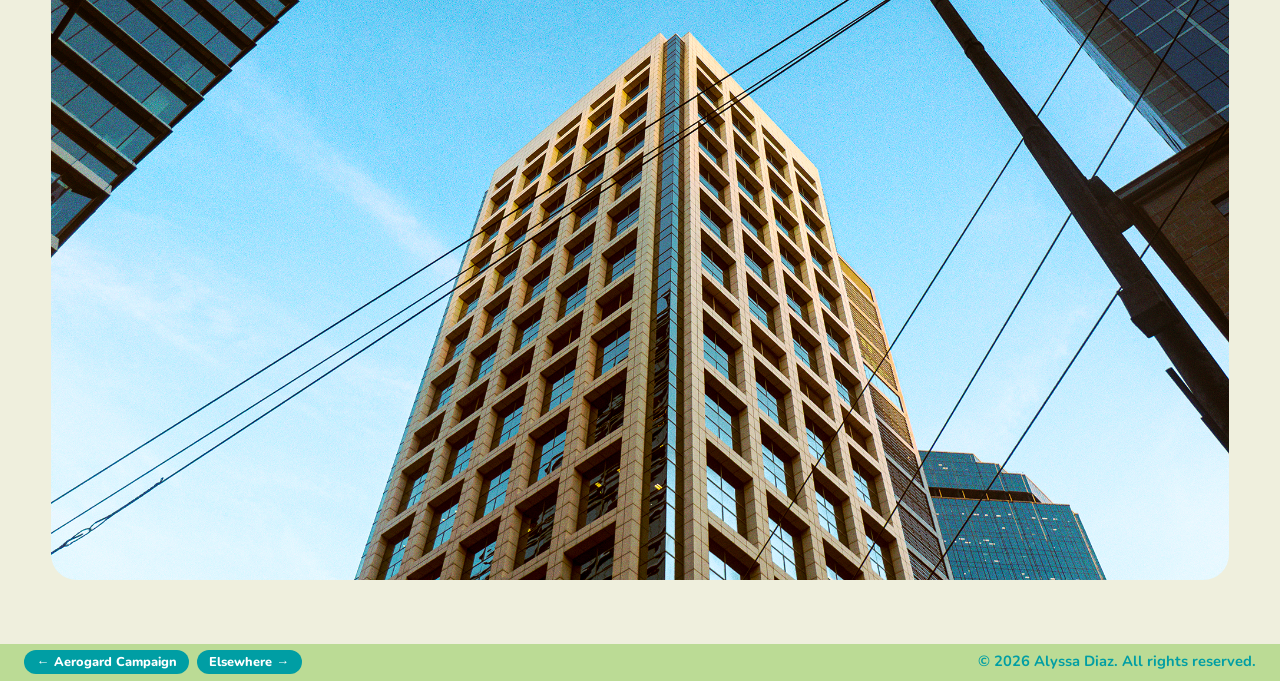
<file: Work/Passing Through.html>
<!DOCTYPE html>
<html lang="en">
  <head>
    <meta charset="UTF-8" />
    <meta name="viewport" content="width=device-width, initial-scale=1.0" />
    <title>Passing Through</title>
    <link rel="stylesheet" href="https://fonts.googleapis.com/css2?family=Inconsolata:wght@200..900&family=Nunito:ital,wght@0,200..1000;1,200..1000&display=swap" />
    <link rel="stylesheet" href="../css/style.css" />
  </head>
  <body class="project-page">
    <a class="project-back" href="../index.html">BACK</a>
    <article class="project">
      <div class="work-heading-wrap">
        <img class="work-heading-star" src="../Assets/title-star.svg" alt="" aria-hidden="true" />
        <h1 class="work-heading">PASSING THROUGH</h1>
      </div>
      <p class="work-tech">
        <span class="work-tech-label">Made with:</span> Lightroom • Photoshop
      </p>
      <p class="project-copy">
        Passing Through explores the overlooked transitional spaces of Melbourne, focusing on the repetitive glass, metal and concrete structures that sit between the city's busy destinations and residential neighbourhoods. Through tightly cropped compositions, I isolated sections of buildings from their surroundings, emphasising their geometric forms, repetitive patterns and imposing scale. I also experimented with contrasting visual elements, placing dense architectural lines against vibrant blue skies to create a surreal sense of detachment. Together, these photographs capture the sterile and impersonal character of urban spaces designed primarily for people to pass through rather than inhabit.
      </p>
      <div class="project-showcase">
        <img src="../Assets/work/passingthrough/galleryRaw.png" alt="Contact sheet of the raw Passing Through photographs" />
        <div class="project-gallery">
          <div class="project-gallery-row project-gallery-row--fit">
            <img src="../Assets/work/passingthrough/raws/raw1.png" alt="Raw photograph of glass and concrete towers" />
            <img src="../Assets/work/passingthrough/raws/raw2.png" alt="Raw photograph of a construction crane beside a dark tower" />
            <img src="../Assets/work/passingthrough/raws/raw3.png" alt="Raw close crop of a glass building corner" />
            <img src="../Assets/work/passingthrough/raws/raw4.png" alt="Raw photograph of glass towers and a pedestrian bridge" />
            <img src="../Assets/work/passingthrough/raws/raw5.png" alt="Raw low-angle photograph of a gridded tower" />
          </div>
        </div>
        <div class="project-gallery">
          <img src="../Assets/work/passingthrough/finals/final1.png" alt="Final photograph of a pale office tower beside a glass facade" />
          <img src="../Assets/work/passingthrough/finals/final2.png" alt="Final photograph of a crane against a blue sky" />
          <img src="../Assets/work/passingthrough/finals/final3.png" alt="Final close crop of a blue glass building corner" />
          <img src="../Assets/work/passingthrough/finals/final4.png" alt="Final photograph of glass towers and a pedestrian bridge" />
          <img src="../Assets/work/passingthrough/finals/final5.png" alt="Final low-angle photograph of a gridded tower against a blue sky" />
        </div>
      </div>
    </article>
    <footer class="site-footer">
      <nav class="work-nav" aria-label="Adjacent projects" hidden>
        <a class="work-nav-link work-nav-prev" href="#"></a>
        <a class="work-nav-link work-nav-next" href="#"></a>
      </nav>
      <p>© 2026 Alyssa Diaz. All rights reserved.</p>
    </footer>
    <script src="../js/work-nav.js"></script>
  </body>
</html>
</file>
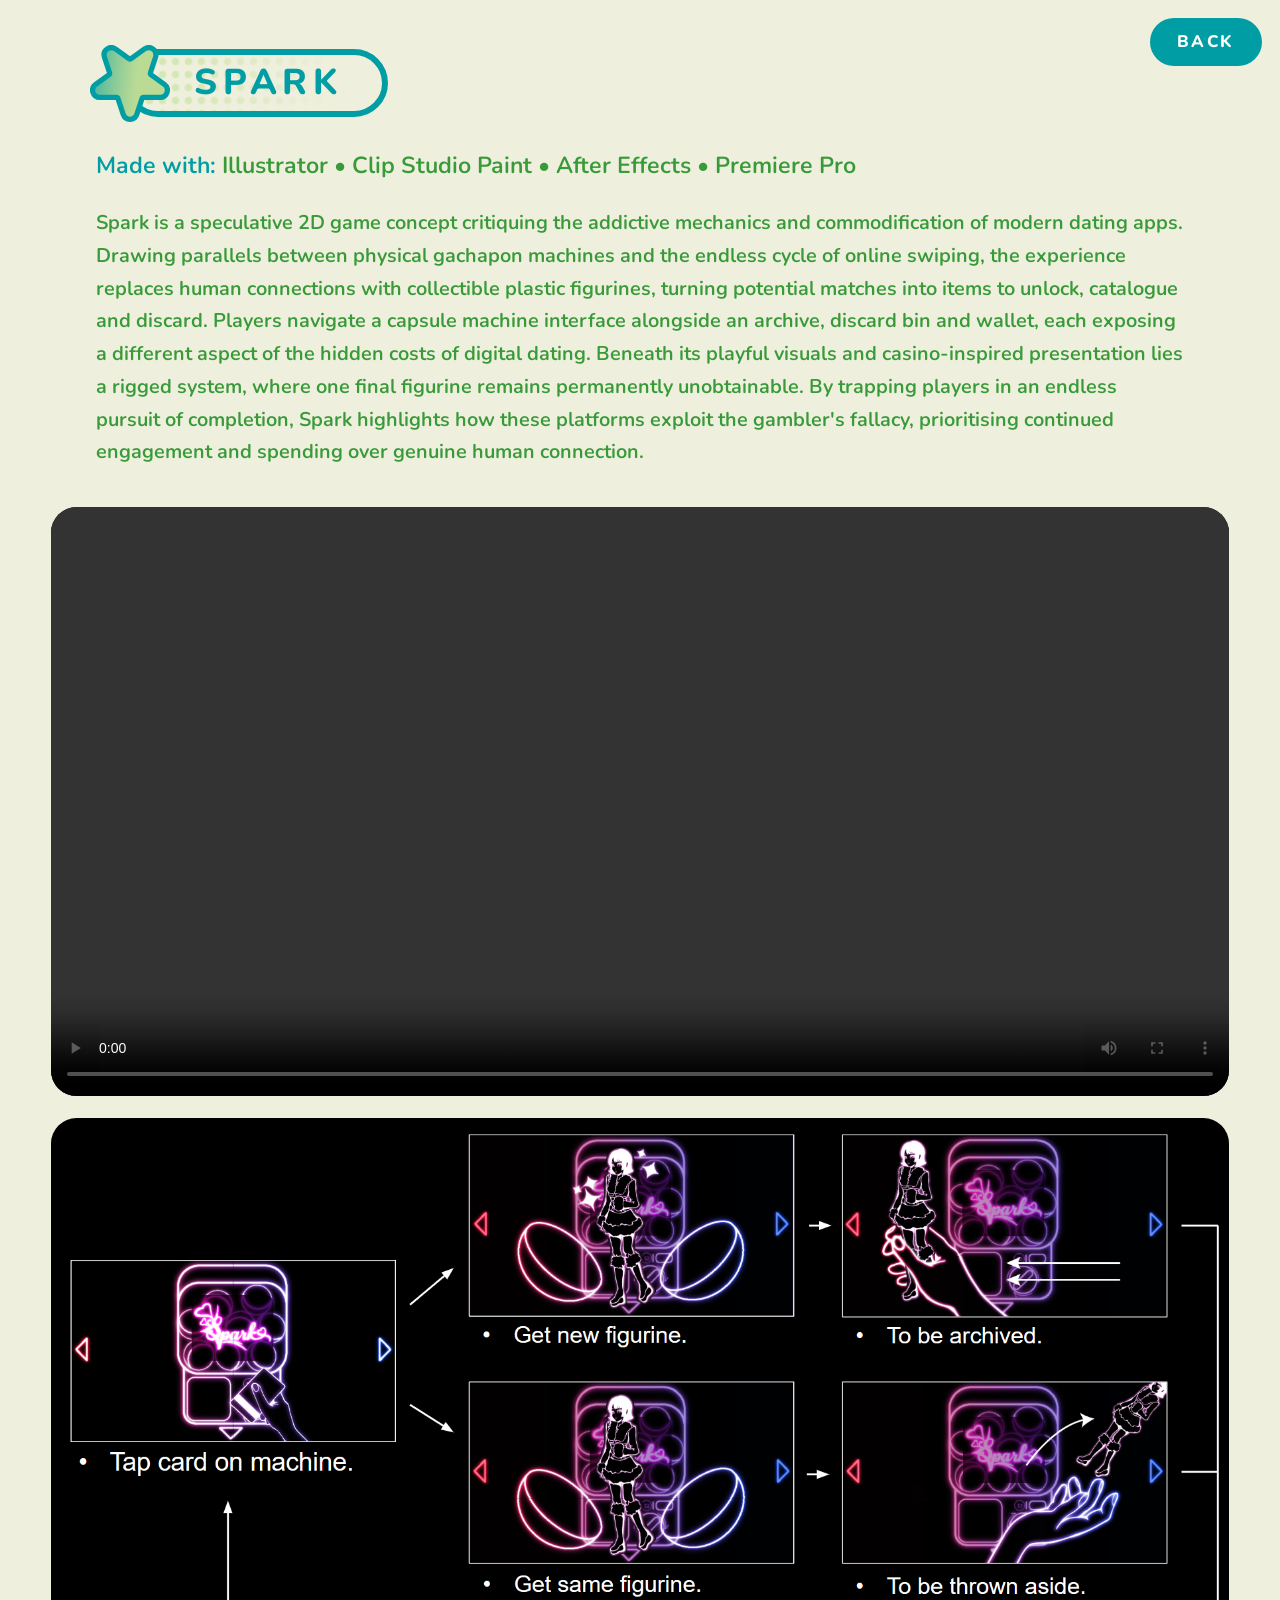
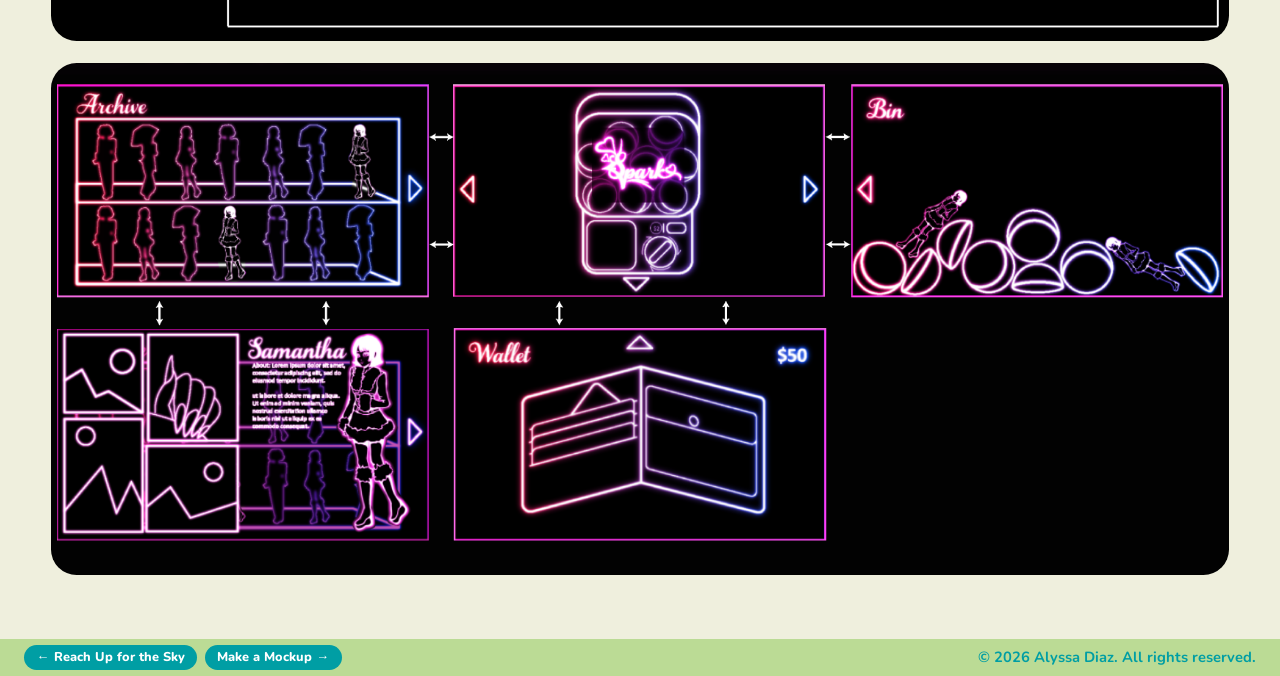
<file: Work/Spark.html>
<!DOCTYPE html>
<html lang="en">
  <head>
    <meta charset="UTF-8" />
    <meta name="viewport" content="width=device-width, initial-scale=1.0" />
    <title>Spark</title>
    <link rel="stylesheet" href="https://fonts.googleapis.com/css2?family=Inconsolata:wght@200..900&family=Nunito:ital,wght@0,200..1000;1,200..1000&display=swap" />
    <link rel="stylesheet" href="../css/style.css" />
  </head>
  <body class="project-page">
    <a class="project-back" href="../index.html">BACK</a>
    <article class="project">
      <div class="work-heading-wrap">
        <img class="work-heading-star" src="../Assets/title-star.svg" alt="" aria-hidden="true" />
        <h1 class="work-heading">SPARK</h1>
      </div>
      <p class="work-tech">
        <span class="work-tech-label">Made with:</span> Illustrator • Clip Studio Paint • After Effects • Premiere Pro
      </p>
      <p class="project-copy">
        Spark is a speculative 2D game concept critiquing the addictive mechanics and commodification of modern dating apps. Drawing parallels between physical gachapon machines and the endless cycle of online swiping, the experience replaces human connections with collectible plastic figurines, turning potential matches into items to unlock, catalogue and discard. Players navigate a capsule machine interface alongside an archive, discard bin and wallet, each exposing a different aspect of the hidden costs of digital dating. Beneath its playful visuals and casino-inspired presentation lies a rigged system, where one final figurine remains permanently unobtainable. By trapping players in an endless pursuit of completion, Spark highlights how these platforms exploit the gambler's fallacy, prioritising continued engagement and spending over genuine human connection.
      </p>
      <video
        class="project-video"
        src="../Assets/work/spark/spark-prototype.mp4"
        controls
        playsinline
        preload="metadata"
      >
        Spark prototype video
      </video>
      <div class="project-gallery">
        <img src="../Assets/work/spark/game-loop.png" alt="Diagram of Spark's gacha core game loop" />
        <img src="../Assets/work/spark/spark-map.png" alt="Map of the capsule machine, archive, discard bin, and wallet" />
      </div>
    </article>
    <footer class="site-footer">
      <nav class="work-nav" aria-label="Adjacent projects" hidden>
        <a class="work-nav-link work-nav-prev" href="#"></a>
        <a class="work-nav-link work-nav-next" href="#"></a>
      </nav>
      <p>© 2026 Alyssa Diaz. All rights reserved.</p>
    </footer>
    <script src="../js/work-nav.js"></script>
  </body>
</html>
</file>
<file: css/style.css>
*,
*::before,
*::after {
  box-sizing: border-box;
}

html,
body {
  margin: 0;
  height: 100%;
}

body {
  min-height: 100vh;
  height: 100vh;
  display: flex;
  flex-direction: column;
  background: #efefdd;
  color: #009ea4;
  font-family: "Nunito", sans-serif;
  overflow: hidden;
}

.stage {
  display: grid;
  grid-template-columns: minmax(0, 47%) minmax(0, 1fr);
  flex: 1 1 auto;
  min-height: 0;
}

.work-panel {
  --panel-radius: clamp(3.25rem, 6vw, 6rem);
  position: relative;
  z-index: 2;
  min-height: 0;
  background: #d5e7b4;
  border-top-right-radius: var(--panel-radius);
  border-bottom-right-radius: var(--panel-radius);
  overflow: hidden;
}

.work-panel::after {
  content: "";
  position: absolute;
  left: 0;
  right: 0;
  bottom: 0;
  height: 16rem;
  z-index: 4;
  pointer-events: none;
  background: linear-gradient(
    to bottom,
    rgba(213, 231, 180, 0) 0%,
    rgba(213, 231, 180, 0.04) 16%,
    rgba(213, 231, 180, 0.12) 32%,
    rgba(213, 231, 180, 0.26) 48%,
    rgba(213, 231, 180, 0.46) 62%,
    rgba(213, 231, 180, 0.68) 76%,
    rgba(213, 231, 180, 0.86) 88%,
    #d5e7b4 100%
  );
}

.work-scroll {
  height: 100%;
  overflow-x: hidden;
  overflow-y: auto;
  overscroll-behavior: contain;
  display: flex;
  flex-direction: column;
  align-items: center;
  gap: clamp(2.5rem, 5.5vh, 3.6rem);
  padding: clamp(1.35rem, 3.2vh, 2.1rem) clamp(1.5rem, 3vw, 2.4rem)
    clamp(2rem, 5vh, 3rem);
  scrollbar-width: none;
}

.work-scroll::-webkit-scrollbar {
  display: none;
  width: 0;
  height: 0;
}

.work-bar {
  position: absolute;
  top: calc(var(--panel-radius) + 0.45rem);
  bottom: calc(var(--panel-radius) + 0.45rem);
  right: 0.4rem;
  width: 8px;
  z-index: 5;
  pointer-events: none;
}

.work-bar-thumb {
  position: absolute;
  left: 0;
  width: 100%;
  border-radius: 999px;
  background: #bbdb95;
}

.work-heading-wrap {
  display: inline-flex;
  align-items: center;
  justify-content: center;
  position: relative;
  z-index: 4;
  margin: 0.2rem 0 0.1rem;
}

.work-heading-star {
  width: auto;
  height: 5.35rem;
  flex-shrink: 0;
  margin-right: -4.15rem;
  position: relative;
  z-index: 2;
  pointer-events: none;
  user-select: none;
  -webkit-user-drag: none;
}

.work-heading {
  margin: 0;
  padding: 0.62rem 4.1rem 0.62rem 5rem;
  color: #009ea4;
  background-color: #efefdd;
  background-image:
    linear-gradient(to left, #efefdd 18%, transparent 78%),
    radial-gradient(#d5e7b4 30%, transparent 50%);
  background-size: 100% 100%, 13px 13px;
  background-repeat: no-repeat, repeat;
  border: 6px solid #009ea4;
  border-radius: 999px;
  font-family: "Nunito", sans-serif;
  font-size: clamp(2.2rem, 3.1vw, 2.85rem);
  font-weight: 800;
  letter-spacing: 0.16em;
  line-height: 1;
}

.work-card {
  position: relative;
  display: block;
  width: min(93%, 48rem);
  margin-top: 0.55rem;
  color: inherit;
  text-decoration: none;
  cursor: pointer;
}

.work-card:hover .work-card-media {
  border-color: #009ea4;
}

.work-card:focus-visible {
  outline: 3px solid #005f63;
  outline-offset: 4px;
  border-radius: 2.6rem;
}

.work-card-media {
  border: 9px solid #bbdb95;
  border-radius: 2.6rem;
  overflow: hidden;
  aspect-ratio: 3.15 / 1;
  background: #bbdb95;
}

.work-card-media img {
  display: block;
  width: 100%;
  height: 100%;
  object-fit: cover;
  object-position: center;
}

.work-card-media--compact img {
  object-position: center 62%;
}

.work-card-media--passing img {
  object-position: center 68%;
}

.work-card-media--spark img {
  object-position: center 70%;
}

.work-card-media--mockup img {
  object-position: center 33%;
}

.work-card-media--aerogard img {
  object-position: center 13%;
}

.work-card-label {
  position: absolute;
  z-index: 2;
  top: -1.05rem;
  left: -0.85rem;
  width: max-content;
  max-width: min(94%, 32rem);
  margin: 0;
  padding: 0.58rem 1.2rem 0.64rem;
  background: #f4f6e6;
  border: 5px solid #009ea4;
  border-radius: 999px;
}

.work-card-label h3,
.work-card-label p {
  margin: 0;
}

.work-card-label h3 {
  color: #009ea4;
  font-family: "Nunito", sans-serif;
  font-size: clamp(1.08rem, 1.35vw, 1.28rem);
  font-weight: 800;
  letter-spacing: 0.01em;
  line-height: 1.25;
}

.work-card-label h3 span {
  font-size: 0.72em;
  font-weight: 700;
  letter-spacing: 0.05em;
  text-transform: uppercase;
}

.work-card-label p {
  margin-top: 0.12rem;
  color: #389a39;
  font-size: clamp(0.86rem, 1.05vw, 1rem);
  font-weight: 650;
  line-height: 1.3;
}

.hero {
  position: relative;
  min-width: 0;
  min-height: 0;
  display: grid;
  place-items: center;
  overflow: hidden;
}

.starfield {
  position: absolute;
  inset: 0;
  z-index: 0;
  pointer-events: none;
  overflow: hidden;
}

.star {
  position: absolute;
  top: 0;
  left: 0;
  width: var(--size);
  height: calc(var(--size) * 101.85 / 107.5);
  transform-origin: center center;
  user-select: none;
  -webkit-user-drag: none;
}

.sr-only {
  position: absolute;
  width: 1px;
  height: 1px;
  padding: 0;
  margin: -1px;
  overflow: hidden;
  clip: rect(0, 0, 0, 0);
  white-space: nowrap;
  border: 0;
}

.home {
  position: relative;
  z-index: 1;
  width: min(90%, calc(68vh * 2912 / 1642));
  display: flex;
  flex-direction: column;
  align-items: center;
  gap: clamp(1.1rem, 3vh, 2.25rem);
  padding: 3vh 0;
}

.logo-wrap {
  position: relative;
  width: 100%;
  aspect-ratio: 2912 / 1642;
}

.logo,
.eyes {
  position: absolute;
  user-select: none;
  -webkit-user-drag: none;
}

.logo {
  inset: 0;
  width: 100%;
  height: 100%;
  object-fit: fill;
  z-index: 2;
  pointer-events: none;
}

.eye-fill {
  position: absolute;
  z-index: 1;
  background: #eef0e2;
  pointer-events: none;
  border-radius: 46%;
}

.eye-fill-left {
  left: 11.05%;
  top: 39.2%;
  width: 6.7%;
  height: 6.9%;
}

.eye-fill-right {
  left: 22.35%;
  top: 37.3%;
  width: 6.7%;
  height: 7%;
}

.eyes {
  z-index: 1;
  left: 11.0546%;
  top: 36.38%;
  width: 18.101%;
  height: auto;
  pointer-events: none;
  will-change: transform;
}

.actions {
  display: flex;
  justify-content: center;
  align-items: center;
  gap: clamp(0.85rem, 2.4vw, 1.75rem);
}

.btn {
  font-family: "Nunito", sans-serif;
  font-weight: 800;
  font-size: clamp(1.05rem, 1.7vw, 1.4rem);
  letter-spacing: 0.14em;
  line-height: 1;
  text-align: center;
  text-decoration: none;
  color: #ffffff;
  background: #009ea4;
  border-radius: 999px;
  padding: 1rem 2.4rem;
  min-width: 9.25rem;
  transition: transform 0.18s ease, background-color 0.18s ease;
}

.btn:hover {
  background: #00878c;
  transform: translateY(-2px);
}

.btn:active {
  transform: translateY(0);
}

.btn:focus-visible {
  outline: 3px solid #005f63;
  outline-offset: 4px;
}

@media (max-width: 860px) {
  body {
    height: auto;
    overflow: auto;
  }

  .stage {
    grid-template-columns: 1fr;
    grid-template-rows: auto auto;
    height: auto;
    min-height: 0;
    flex: none;
  }

  .hero {
    min-height: 72vh;
    order: -1;
    overflow: hidden;
  }

  .home {
    width: min(92vw, calc(58vh * 2912 / 1642));
  }

  .work-panel {
    --panel-radius: clamp(2.25rem, 8vw, 3.5rem);
    min-height: 80vh;
    border-top-left-radius: var(--panel-radius);
    border-top-right-radius: var(--panel-radius);
    border-bottom-right-radius: 0;
  }

  .work-panel::after {
    content: none;
  }

  .work-card {
    width: min(94%, 40rem);
  }

  .work-scroll {
    height: auto;
    overflow: visible;
  }

  .btn {
    padding: 0.9rem 1.6rem;
    min-width: 7.5rem;
  }
}

@media (prefers-reduced-motion: reduce) {
  .btn {
    transition: none;
  }
}

body.project-page {
  height: auto;
  min-height: 100vh;
  overflow: auto;
}

.project {
  flex: 1 1 auto;
  width: min(1100px, calc(100% - 8.5rem));
  margin: 0 auto;
  padding: clamp(1.6rem, 4vw, 2.8rem) 0 4rem;
}

.site-footer {
  flex-shrink: 0;
  display: flex;
  align-items: center;
  justify-content: flex-end;
  gap: 0.75rem 1.25rem;
  width: 100%;
  min-height: 2.35rem;
  padding: 0.35rem clamp(0.85rem, 2.2vw, 1.5rem);
  background: #bbdb95;
}

.site-footer p {
  margin: 0;
  color: #009ea4;
  font-family: "Nunito", sans-serif;
  font-size: clamp(0.82rem, 1.15vw, 1rem);
  font-weight: 700;
  line-height: 1.2;
  text-align: right;
}

.work-nav {
  display: flex;
  align-items: center;
  gap: 0.45rem;
  min-width: 0;
  margin-right: auto;
}

.work-nav[hidden] {
  display: none;
}

.work-nav-link {
  max-width: 16rem;
  overflow: hidden;
  text-overflow: ellipsis;
  white-space: nowrap;
  color: #ffffff;
  background: #009ea4;
  border-radius: 999px;
  padding: 0.28rem 0.8rem;
  font-family: "Nunito", sans-serif;
  font-size: clamp(0.78rem, 1vw, 0.92rem);
  font-weight: 800;
  line-height: 1.2;
  text-decoration: none;
  transition: transform 0.18s ease, background-color 0.18s ease;
}

.work-nav-prev::before {
  content: "← ";
}

.work-nav-next::after {
  content: " →";
}

.work-nav-link:hover {
  background: #00878c;
  transform: translateY(-2px);
}

.work-nav-link:focus-visible {
  outline: 3px solid #005f63;
  outline-offset: 2px;
}

.project-back {
  position: fixed;
  top: 1.15rem;
  right: 1.15rem;
  z-index: 30;
  font-family: "Nunito", sans-serif;
  font-weight: 800;
  font-size: 1.05rem;
  letter-spacing: 0.14em;
  line-height: 1;
  text-decoration: none;
  color: #ffffff;
  background: #009ea4;
  border-radius: 999px;
  padding: 0.95rem 1.7rem;
  transition: transform 0.18s ease, background-color 0.18s ease;
}

.project-back:hover {
  background: #00878c;
  transform: translateY(-2px);
}

.project-back:focus-visible {
  outline: 3px solid #005f63;
  outline-offset: 4px;
}

.project .work-heading-wrap {
  margin: 0;
}

.project .work-heading {
  font-size: clamp(1.35rem, 2.8vw, 2.85rem);
  padding: 0.62rem clamp(1.35rem, 3vw, 2.6rem) 0.62rem clamp(3.4rem, 5vw, 5rem);
}

.project .work-heading-star {
  height: clamp(3.8rem, 6vw, 5.35rem);
  margin-right: clamp(-2.9rem, -4.2vw, -4.15rem);
}

.work-tech {
  margin: 1.35rem 0 0 0.35rem;
  color: #389a39;
  font-family: "Nunito", sans-serif;
  font-size: clamp(1.15rem, 2vw, 1.45rem);
  font-weight: 650;
  line-height: 1.5;
}

.work-tech-label {
  color: #009ea4;
}

.project-copy {
  margin: 1.45rem 0 0 0.35rem;
  max-width: 68rem;
  color: #389a39;
  font-family: "Nunito", sans-serif;
  font-size: clamp(1.15rem, 1.55vw, 1.4rem);
  font-weight: 650;
  line-height: 1.65;
}

.project-contribution {
  margin: 2.15rem 0 0 0.35rem;
  max-width: 68rem;
}

.project-contribution h2,
.project-contribution h3,
.project-contribution p {
  margin: 0;
  font-family: "Nunito", sans-serif;
}

.project-contribution h2 {
  color: #009ea4;
  font-size: clamp(1.35rem, 2vw, 1.75rem);
  font-weight: 800;
  letter-spacing: 0.04em;
}

.project-contribution h3 {
  margin-top: 0.7rem;
  color: #389a39;
  font-size: clamp(1.15rem, 1.6vw, 1.4rem);
  font-weight: 800;
}

.project-contribution p {
  margin-top: 0.55rem;
  color: #389a39;
  font-size: clamp(1.15rem, 1.55vw, 1.4rem);
  font-weight: 650;
  line-height: 1.65;
}

.project-video {
  display: block;
  width: min(92vw, 1480px);
  height: auto;
  margin-top: 2.4rem;
  margin-left: calc(50% - min(46vw, 740px));
  border-radius: 1.6rem;
  background: #111111;
}

.project-showcase {
  display: flex;
  flex-direction: column;
  gap: 1.35rem;
  width: min(92vw, 1480px);
  margin-top: 2.4rem;
  margin-left: calc(50% - min(46vw, 740px));
}

.project-showcase .project-video,
.project-showcase .project-gallery,
.project-showcase .project-embed {
  width: 100%;
  margin: 0;
}

.project-showcase .project-embed {
  aspect-ratio: 16 / 9;
}

.project-showcase > img {
  display: block;
  width: 100%;
  height: auto;
  border-radius: 1.6rem;
}

.project-caption {
  margin: 0;
  width: 100%;
  color: #389a39;
  font-family: "Nunito", sans-serif;
  font-size: clamp(1.15rem, 1.55vw, 1.4rem);
  font-weight: 650;
  line-height: 1.55;
  text-align: center;
}

.project-gallery {
  display: flex;
  flex-direction: column;
  gap: 1.35rem;
  width: min(92vw, 1480px);
  margin-top: 2.4rem;
  margin-left: calc(50% - min(46vw, 740px));
}

.project-video + .project-gallery {
  margin-top: 1.35rem;
}

.project-gallery-row {
  display: grid;
  grid-template-columns: 1fr 1fr;
  gap: 1.35rem;
}

.project-gallery img {
  display: block;
  width: 100%;
  height: auto;
  border-radius: 1.6rem;
}

.project-embed {
  width: 100%;
  aspect-ratio: 16 / 10;
  border-radius: 1.6rem;
  overflow: hidden;
  background: #111111;
}

.project-embed iframe {
  display: block;
  width: 100%;
  height: 100%;
  border: 0;
}

.project-gallery-row img {
  width: 100%;
  height: min(42vw, 520px);
  object-fit: cover;
}

.project-gallery-row--fit img {
  height: auto;
  object-fit: contain;
}

.project-gallery-row--fit img:last-child:nth-child(odd) {
  grid-column: 1 / -1;
}

.project-gallery-row--three {
  grid-template-columns: repeat(3, 1fr);
}

.project-gallery-row--three img {
  height: auto;
  object-fit: contain;
}

.project-posters {
  display: flex;
  flex-direction: column;
  align-items: center;
  gap: 1.35rem;
  width: 100%;
}

.project-posters img {
  width: min(100%, 820px);
  height: auto;
  border-radius: 1.6rem;
}

@media (max-width: 760px) {
  .project-video,
  .project-gallery,
  .project-showcase {
    width: 100%;
    margin-left: 0;
  }

  .project-gallery-row {
    grid-template-columns: 1fr;
  }

  .project-gallery-row img {
    height: auto;
    max-height: none;
    object-fit: contain;
  }

  .project-gallery-row--three {
    grid-template-columns: repeat(3, 1fr);
  }
}

body.about-page {
  height: auto;
  min-height: 100vh;
  overflow: auto;
}

.about-stars {
  position: absolute;
  inset: 0 0 2.35rem 0;
  z-index: 0;
  overflow: hidden;
  pointer-events: none;
}

.about-stars img {
  position: absolute;
  left: var(--x);
  top: var(--y);
  width: var(--size);
  height: auto;
  animation: about-star-drift var(--dur) ease-in-out infinite;
  animation-delay: var(--delay);
}

.about {
  position: relative;
  z-index: 1;
  flex: 1 1 auto;
  display: flex;
  align-items: center;
  justify-content: center;
  gap: clamp(1.25rem, 4vw, 3.5rem);
  width: min(1180px, calc(100% - 3rem));
  margin: 0 auto;
  padding: clamp(1.2rem, 3vh, 2rem) 0 clamp(1.4rem, 3vh, 2.2rem);
}

.about-visual {
  position: relative;
  flex: 0 0 auto;
  animation: about-float 4.8s ease-in-out infinite;
}

.about-head {
  display: block;
  width: auto;
  height: min(74vh, 40rem);
}

.about-hand {
  position: absolute;
  left: -8%;
  bottom: 16%;
  z-index: 2;
  width: 42%;
  height: auto;
  transform-origin: 58% 92%;
  animation: about-hand-wave 2.4s ease-in-out infinite;
}

.about-main {
  display: flex;
  flex-direction: column;
  align-items: flex-start;
  gap: 1rem;
  width: min(38rem, 52vw);
  min-width: 0;
}

.about-title {
  font-size: clamp(1.7rem, 2.8vw, 2.7rem);
  font-weight: 800;
  letter-spacing: 0.01em;
  white-space: nowrap;
  padding: 0.55rem 1.5rem 0.55rem 4.3rem;
}

.about-title-wrap .work-heading-star {
  height: clamp(4.2rem, 7vw, 6.2rem);
  margin-right: clamp(-3.3rem, -4.6vw, -4.6rem);
}

.about-card {
  width: 100%;
  border: 6px solid #009ea4;
  border-radius: 2.6rem;
  padding: clamp(1.2rem, 2vw, 1.7rem) clamp(1.3rem, 2.2vw, 2rem);
  background: linear-gradient(to bottom, #d5e7b4 0%, #d5e7b4 8%, #efefdd 72%);
}

.about-intro {
  display: flex;
  flex-direction: column;
  gap: 0.85rem;
}

.about-intro p,
.about-cta {
  margin: 0;
  font-family: "Nunito", sans-serif;
}

.about-intro p {
  color: #389a39;
  font-size: clamp(1.02rem, 1.35vw, 1.22rem);
  font-weight: 650;
  line-height: 1.55;
}

.about-cta {
  margin-top: 1rem;
  color: #009ea4;
  font-size: clamp(1.35rem, 2vw, 1.7rem);
  font-weight: 800;
  line-height: 1.2;
  text-transform: lowercase;
}

.about-actions {
  display: flex;
  flex-wrap: wrap;
  gap: 0.8rem;
  margin-top: 0.85rem;
}

.about-btn {
  display: inline-block;
  border: 4px solid #009ea4;
  border-radius: 999px;
  padding: 0.42rem 1rem;
  color: #009ea4;
  background-color: #efefdd;
  background-image:
    linear-gradient(to left, #efefdd 20%, transparent 80%),
    radial-gradient(#d5e7b4 30%, transparent 50%);
  background-size: 100% 100%, 10px 10px;
  background-repeat: no-repeat, repeat;
  font-family: "Nunito", sans-serif;
  font-size: clamp(0.95rem, 1.3vw, 1.2rem);
  font-weight: 800;
  line-height: 1.2;
  text-decoration: none;
  white-space: nowrap;
  transition: transform 0.18s ease;
}

.about-btn:hover {
  transform: scale(1.05);
}

.about-btn:focus-visible {
  outline: 3px solid #005f63;
  outline-offset: 3px;
}

@keyframes about-float {
  0%, 100% { transform: translateY(0); }
  50% { transform: translateY(-1rem); }
}

@keyframes about-hand-wave {
  0%, 100% { transform: rotate(-4deg); }
  25% { transform: rotate(7deg); }
  50% { transform: rotate(-2deg); }
  75% { transform: rotate(6deg); }
}

@keyframes about-star-drift {
  0%, 100% { transform: translate3d(0, 0, 0) rotate(var(--rot)); }
  50% { transform: translate3d(var(--dx), var(--dy), 0) rotate(calc(var(--rot) + 14deg)); }
}

@media (max-width: 860px) {
  .about {
    flex-direction: column;
    width: min(100% - 2rem, 40rem);
    padding-top: 4.5rem;
  }

  .about-head {
    height: min(42vh, 22rem);
  }

  .about-main,
  .about-title-wrap {
    width: 100%;
    align-items: center;
  }

  .about-title {
    white-space: normal;
    text-align: center;
  }

  .about-card {
    text-align: center;
  }

  .about-actions {
    justify-content: center;
  }
}

@media (prefers-reduced-motion: reduce) {
  .about-visual,
  .about-hand,
  .about-stars img,
  .about-btn {
    animation: none;
    transition: none;
  }
}
</file>
